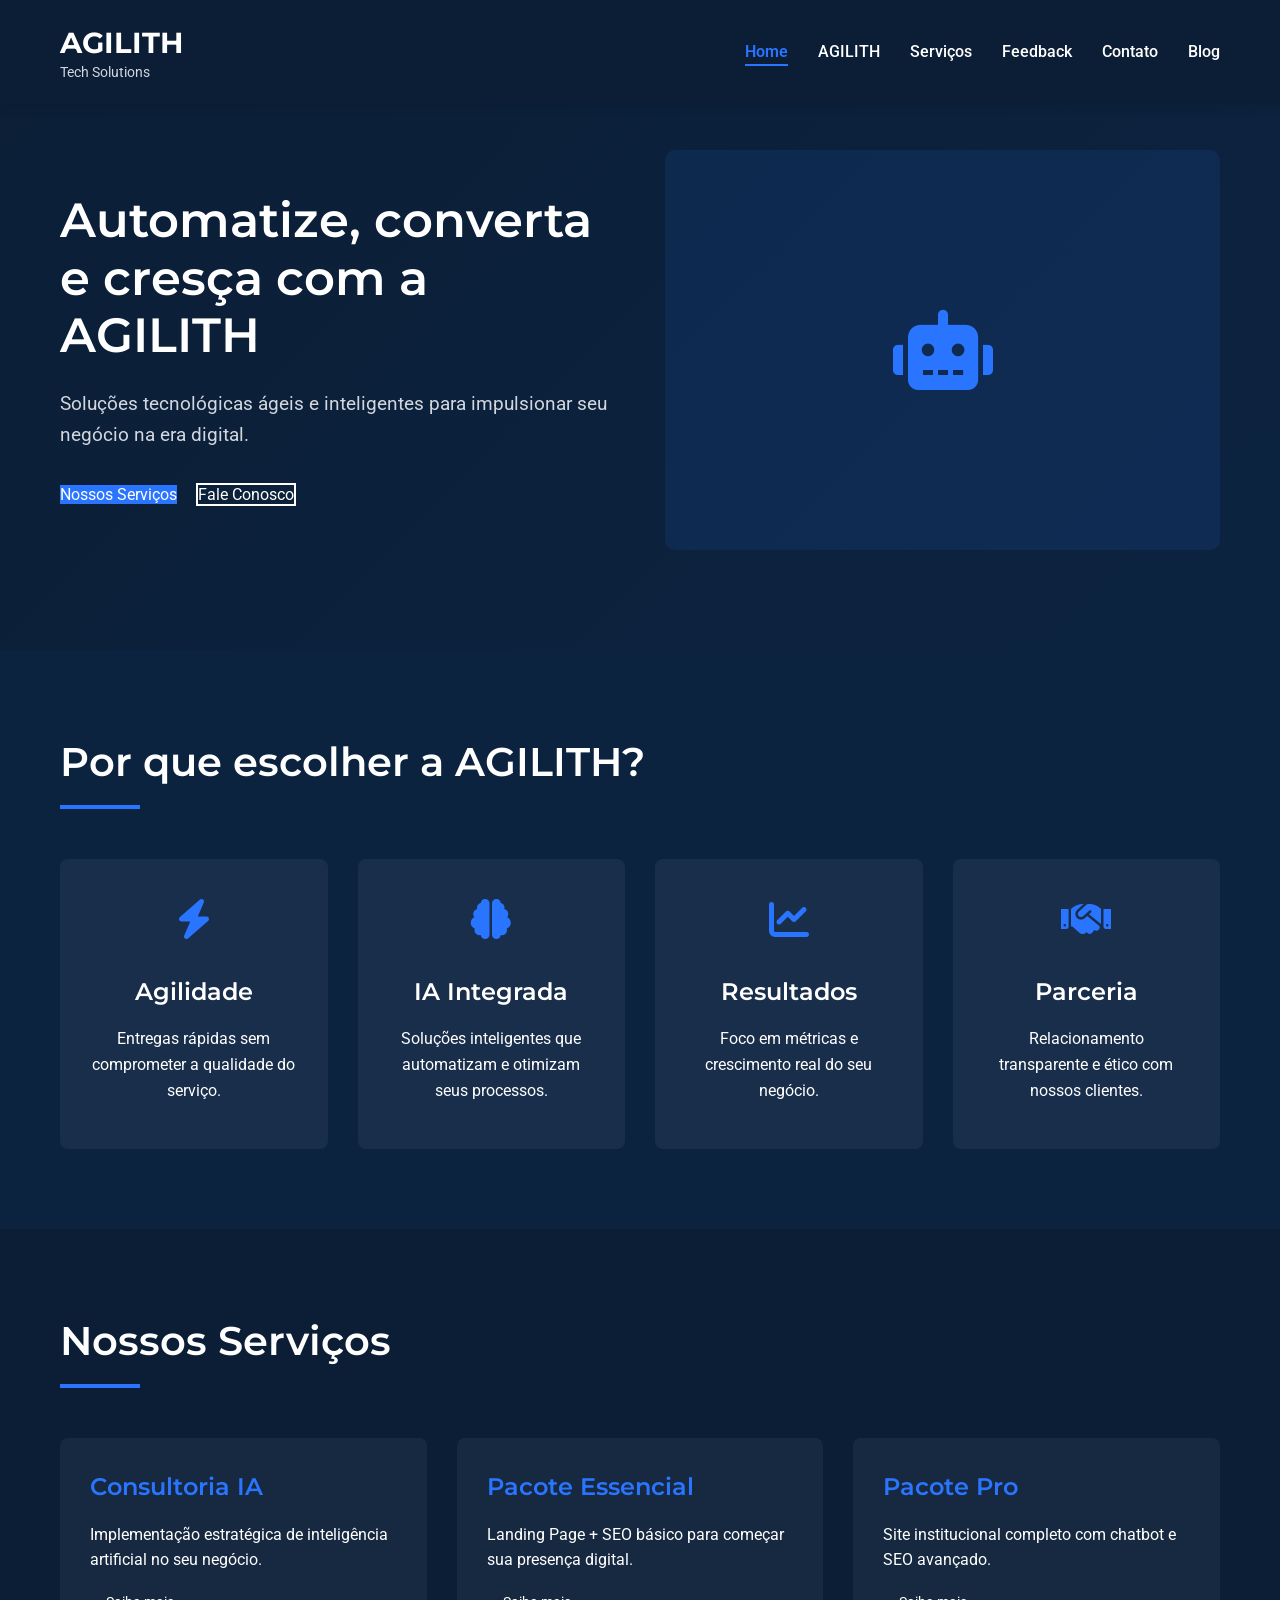
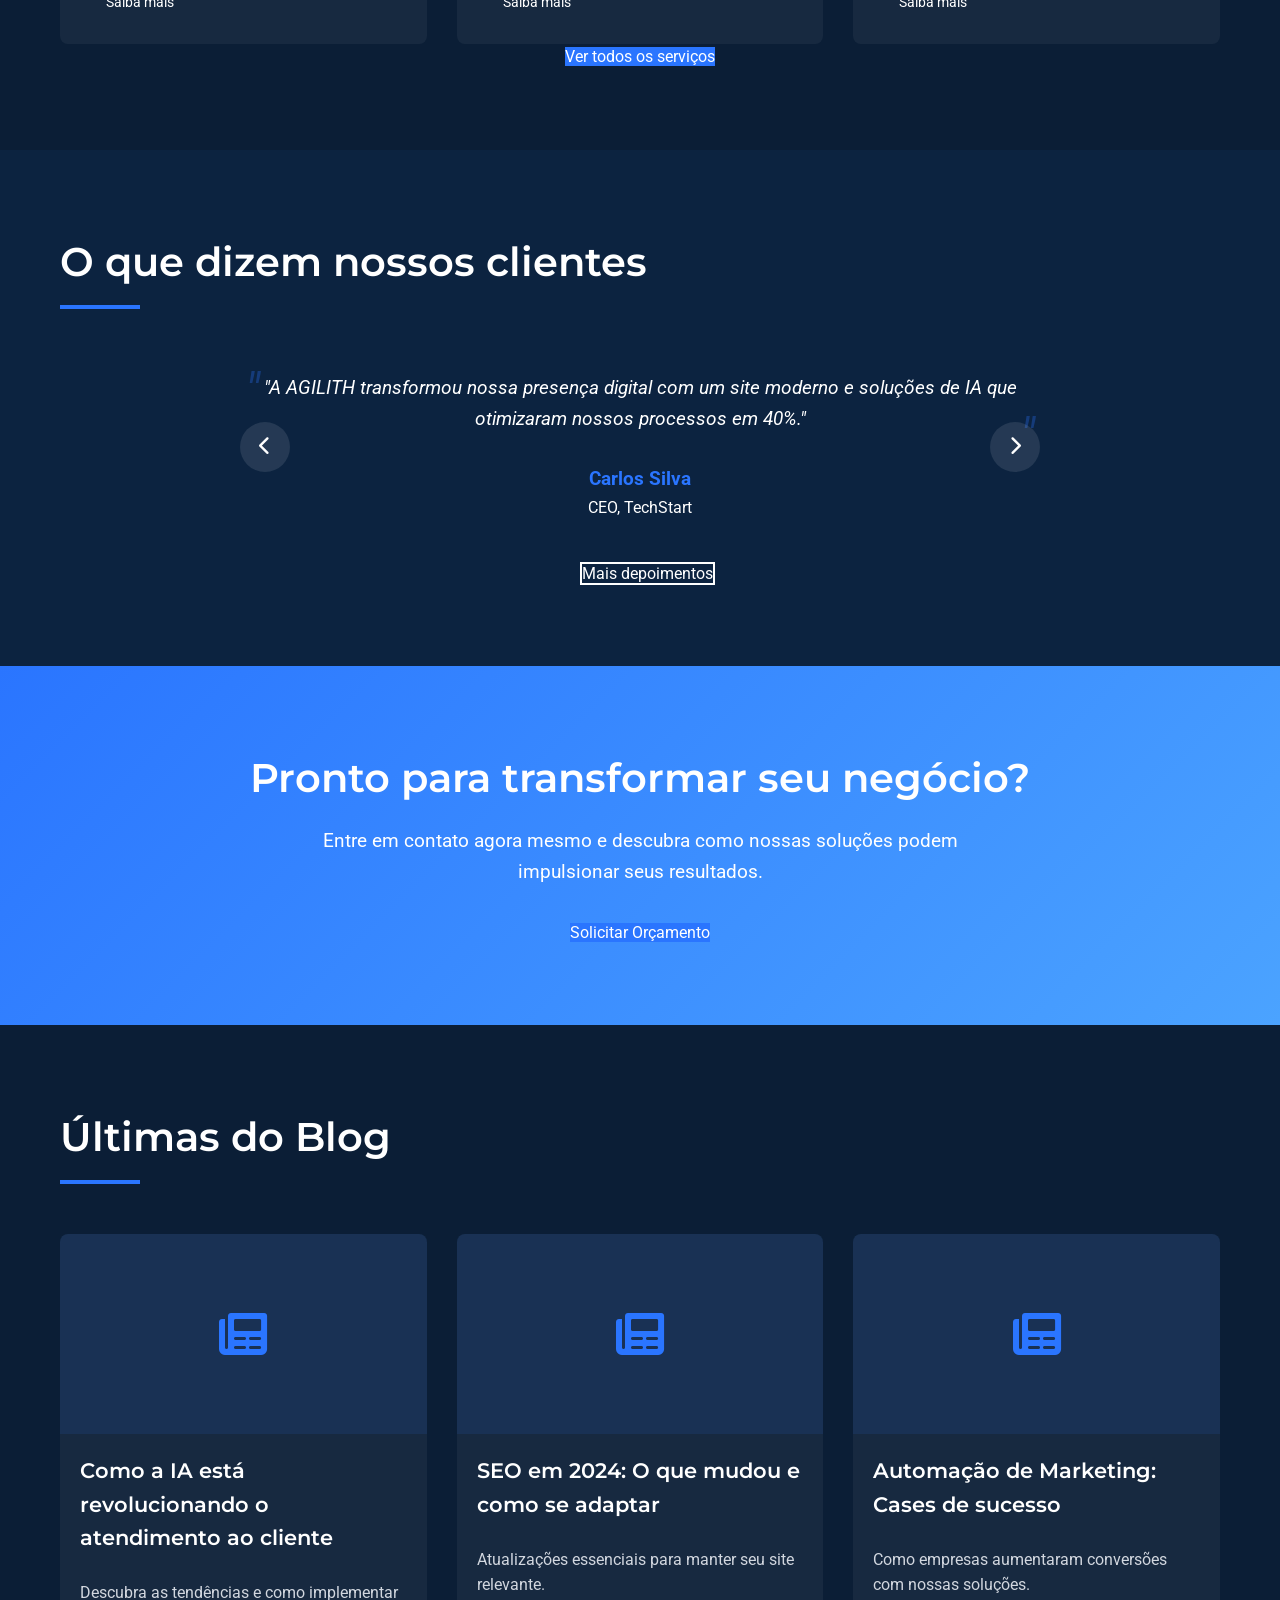
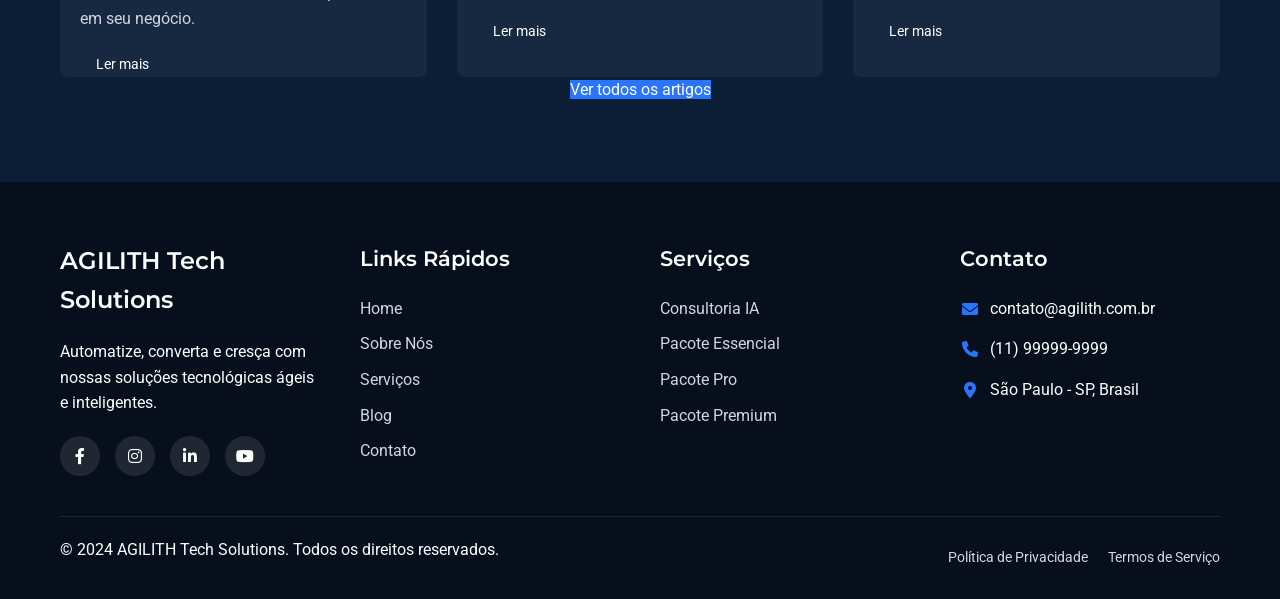
<file: AGILITH/agilith-website/index.html>
<!DOCTYPE html>
<html lang="pt-BR">
<head>
    <meta charset="UTF-8">
    <meta name="viewport" content="width=device-width, initial-scale=1.0">
    <title>AGILITH: Tech Solutions - Automatize, converta e cresça</title>
    <link rel="stylesheet" href="css/style.css">
    <link rel="preconnect" href="https://fonts.googleapis.com">
    <link rel="preconnect" href="https://fonts.gstatic.com" crossorigin>
    <link href="https://fonts.googleapis.com/css2?family=Montserrat:wght@300;400;500;600;700&family=Roboto:wght@300;400;500;700&display=swap" rel="stylesheet">
    <link rel="stylesheet" href="https://cdnjs.cloudflare.com/ajax/libs/font-awesome/6.0.0-beta3/css/all.min.css">
</head>
<body>
    <header class="header">
        <div class="container">
            <div class="logo">
                <!-- Space for logo -->
                <h1>AGILITH</h1>
                <span>Tech Solutions</span>
            </div>
            <nav class="nav">
                <ul>
                    <li><a href="index.html" class="active">Home</a></li>
                    <li><a href="about.html">AGILITH</a></li>
                    <li><a href="services.html">Serviços</a></li>
                    <li><a href="feedback.html">Feedback</a></li>
                    <li><a href="contact.html">Contato</a></li>
                    <li><a href="blog.html">Blog</a></li>
                </ul>
            </nav>
            <div class="mobile-menu">
                <i class="fas fa-bars"></i>
            </div>
        </div>
    </header>

    <section class="hero">
        <div class="container">
            <div class="hero-content">
                <h1>Automatize, converta e cresça com a AGILITH</h1>
                <p>Soluções tecnológicas ágeis e inteligentes para impulsionar seu negócio na era digital.</p>
                <a href="services.html" class="btn-primary">Nossos Serviços</a>
                <a href="contact.html" class="btn-secondary">Fale Conosco</a>
            </div>
            <div class="hero-image">
                <!-- Space for hero image -->
                <div class="placeholder-image">
                    <i class="fas fa-robot"></i>
                </div>
            </div>
        </div>
    </section>

    <section class="features">
        <div class="container">
            <h2 class="section-title">Por que escolher a AGILITH?</h2>
            <div class="features-grid">
                <div class="feature-card">
                    <div class="feature-icon">
                        <i class="fas fa-bolt"></i>
                    </div>
                    <h3>Agilidade</h3>
                    <p>Entregas rápidas sem comprometer a qualidade do serviço.</p>
                </div>
                <div class="feature-card">
                    <div class="feature-icon">
                        <i class="fas fa-brain"></i>
                    </div>
                    <h3>IA Integrada</h3>
                    <p>Soluções inteligentes que automatizam e otimizam seus processos.</p>
                </div>
                <div class="feature-card">
                    <div class="feature-icon">
                        <i class="fas fa-chart-line"></i>
                    </div>
                    <h3>Resultados</h3>
                    <p>Foco em métricas e crescimento real do seu negócio.</p>
                </div>
                <div class="feature-card">
                    <div class="feature-icon">
                        <i class="fas fa-handshake"></i>
                    </div>
                    <h3>Parceria</h3>
                    <p>Relacionamento transparente e ético com nossos clientes.</p>
                </div>
            </div>
        </div>
    </section>

    <section class="services-preview">
        <div class="container">
            <h2 class="section-title">Nossos Serviços</h2>
            <div class="services-grid">
                <div class="service-card">
                    <h3>Consultoria IA</h3>
                    <p>Implementação estratégica de inteligência artificial no seu negócio.</p>
                    <a href="services.html#consultoria" class="btn-small">Saiba mais</a>
                </div>
                <div class="service-card">
                    <h3>Pacote Essencial</h3>
                    <p>Landing Page + SEO básico para começar sua presença digital.</p>
                    <a href="services.html#essencial" class="btn-small">Saiba mais</a>
                </div>
                <div class="service-card">
                    <h3>Pacote Pro</h3>
                    <p>Site institucional completo com chatbot e SEO avançado.</p>
                    <a href="services.html#pro" class="btn-small">Saiba mais</a>
                </div>
            </div>
            <div class="text-center">
                <a href="services.html" class="btn-primary">Ver todos os serviços</a>
            </div>
        </div>
    </section>

    <section class="testimonials">
        <div class="container">
            <h2 class="section-title">O que dizem nossos clientes</h2>
            <div class="testimonial-slider">
                <div class="testimonial active">
                    <p>"A AGILITH transformou nossa presença digital com um site moderno e soluções de IA que otimizaram nossos processos em 40%."</p>
                    <div class="client-info">
                        <strong>Carlos Silva</strong>
                        <span>CEO, TechStart</span>
                    </div>
                </div>
                <div class="testimonial">
                    <p>"O chatbot implementado pela AGILITH reduziu nosso tempo de resposta ao cliente em 75%, aumentando significativamente as conversões."</p>
                    <div class="client-info">
                        <strong>Ana Paula Rocha</strong>
                        <span>Diretora de Marketing, VivaBem</span>
                    </div>
                </div>
                <div class="testimonial">
                    <p>"Consultoria em IA extremamente valiosa que nos ajudou a identificar oportunidades que nem sabíamos que existiam."</p>
                    <div class="client-info">
                        <strong>Roberto Almeida</strong>
                        <span>Diretor de Inovação, FinTech Solutions</span>
                    </div>
                </div>
                <div class="slider-controls">
                    <button class="slider-prev"><i class="fas fa-chevron-left"></i></button>
                    <button class="slider-next"><i class="fas fa-chevron-right"></i></button>
                </div>
            </div>
            <div class="text-center">
                <a href="feedback.html" class="btn-secondary">Mais depoimentos</a>
            </div>
        </div>
    </section>

    <section class="cta">
        <div class="container">
            <h2>Pronto para transformar seu negócio?</h2>
            <p>Entre em contato agora mesmo e descubra como nossas soluções podem impulsionar seus resultados.</p>
            <a href="contact.html" class="btn-primary">Solicitar Orçamento</a>
        </div>
    </section>

    <section class="blog-preview">
        <div class="container">
            <h2 class="section-title">Últimas do Blog</h2>
            <div class="blog-grid">
                <div class="blog-card">
                    <div class="blog-image">
                        <!-- Space for blog image -->
                        <i class="fas fa-newspaper"></i>
                    </div>
                    <h3>Como a IA está revolucionando o atendimento ao cliente</h3>
                    <p>Descubra as tendências e como implementar em seu negócio.</p>
                    <a href="blog.html#post1" class="btn-small">Ler mais</a>
                </div>
                <div class="blog-card">
                    <div class="blog-image">
                        <!-- Space for blog image -->
                        <i class="fas fa-newspaper"></i>
                    </div>
                    <h3>SEO em 2024: O que mudou e como se adaptar</h3>
                    <p>Atualizações essenciais para manter seu site relevante.</p>
                    <a href="blog.html#post2" class="btn-small">Ler mais</a>
                </div>
                <div class="blog-card">
                    <div class="blog-image">
                        <!-- Space for blog image -->
                        <i class="fas fa-newspaper"></i>
                    </div>
                    <h3>Automação de Marketing: Cases de sucesso</h3>
                    <p>Como empresas aumentaram conversões com nossas soluções.</p>
                    <a href="blog.html#post3" class="btn-small">Ler mais</a>
                </div>
            </div>
            <div class="text-center">
                <a href="blog.html" class="btn-primary">Ver todos os artigos</a>
            </div>
        </div>
    </section>

    <footer class="footer">
        <div class="container">
            <div class="footer-grid">
                <div class="footer-about">
                    <h3>AGILITH Tech Solutions</h3>
                    <p>Automatize, converta e cresça com nossas soluções tecnológicas ágeis e inteligentes.</p>
                    <div class="social-links">
                        <a href="#"><i class="fab fa-facebook-f"></i></a>
                        <a href="#"><i class="fab fa-instagram"></i></a>
                        <a href="#"><i class="fab fa-linkedin-in"></i></a>
                        <a href="#"><i class="fab fa-youtube"></i></a>
                    </div>
                </div>
                <div class="footer-links">
                    <h3>Links Rápidos</h3>
                    <ul>
                        <li><a href="index.html">Home</a></li>
                        <li><a href="about.html">Sobre Nós</a></li>
                        <li><a href="services.html">Serviços</a></li>
                        <li><a href="blog.html">Blog</a></li>
                        <li><a href="contact.html">Contato</a></li>
                    </ul>
                </div>
                <div class="footer-services">
                    <h3>Serviços</h3>
                    <ul>
                        <li><a href="services.html#consultoria">Consultoria IA</a></li>
                        <li><a href="services.html#essencial">Pacote Essencial</a></li>
                        <li><a href="services.html#pro">Pacote Pro</a></li>
                        <li><a href="services.html#premium">Pacote Premium</a></li>
                    </ul>
                </div>
                <div class="footer-contact">
                    <h3>Contato</h3>
                    <p><i class="fas fa-envelope"></i> contato@agilith.com.br</p>
                    <p><i class="fas fa-phone"></i> (11) 99999-9999</p>
                    <p><i class="fas fa-map-marker-alt"></i> São Paulo - SP, Brasil</p>
                </div>
            </div>
            <div class="footer-bottom">
                <p>&copy; 2024 AGILITH Tech Solutions. Todos os direitos reservados.</p>
                <div class="legal-links">
                    <a href="#">Política de Privacidade</a>
                    <a href="#">Termos de Serviço</a>
                </div>
            </div>
        </div>
    </footer>

    <script src="js/script.js"></script>
</body>
</html>
</file>
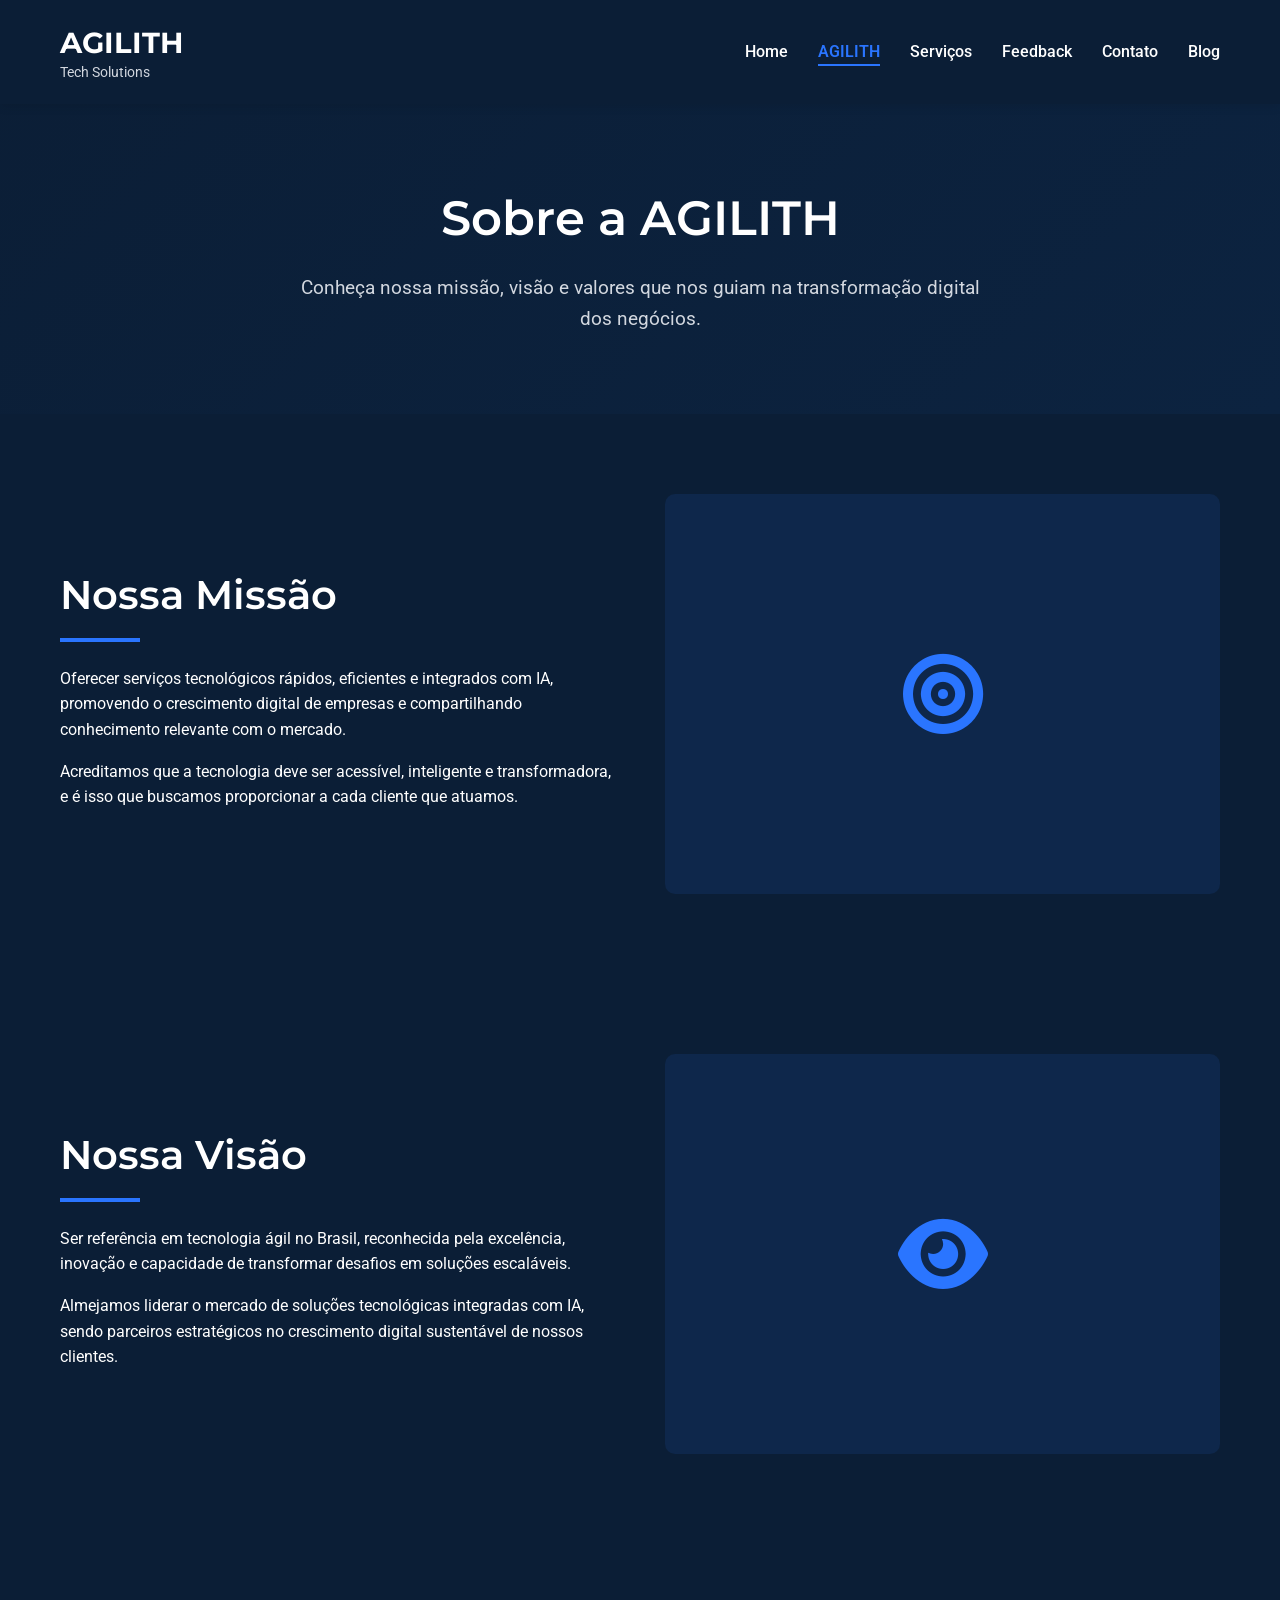
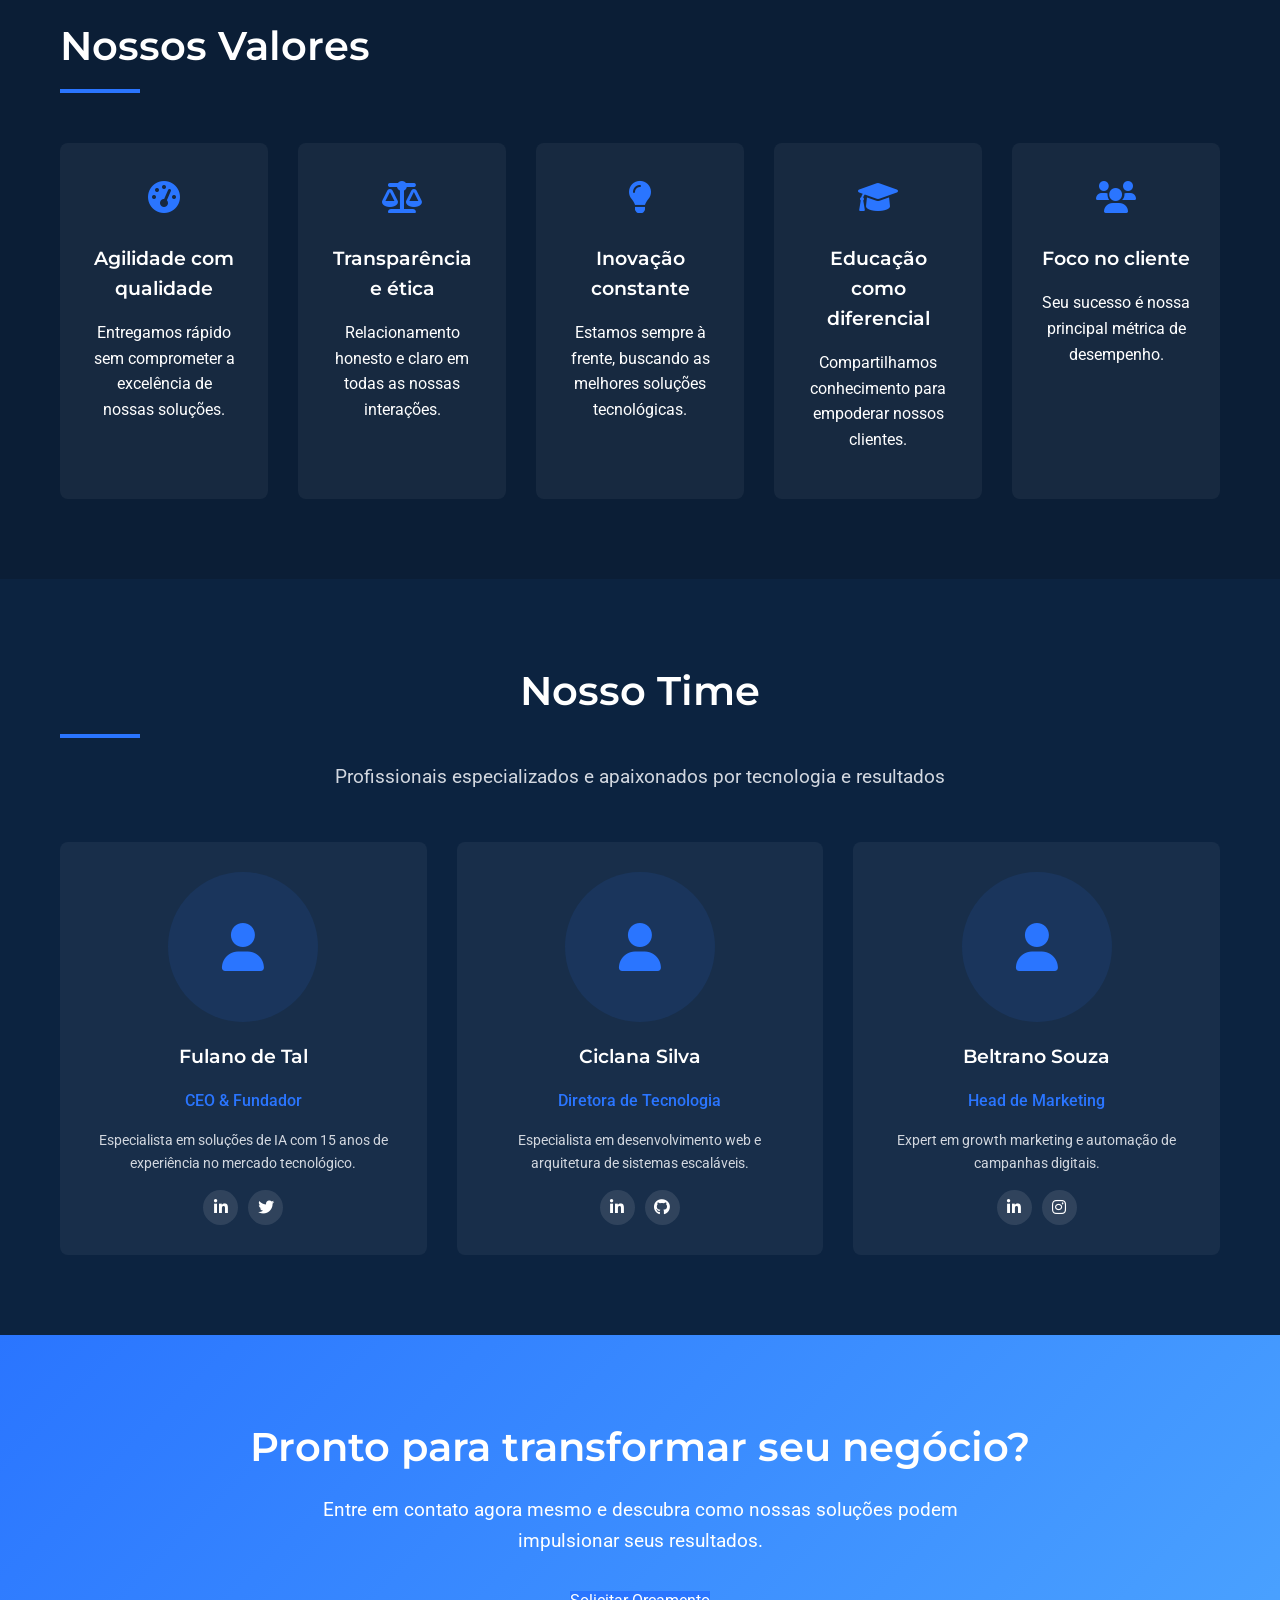
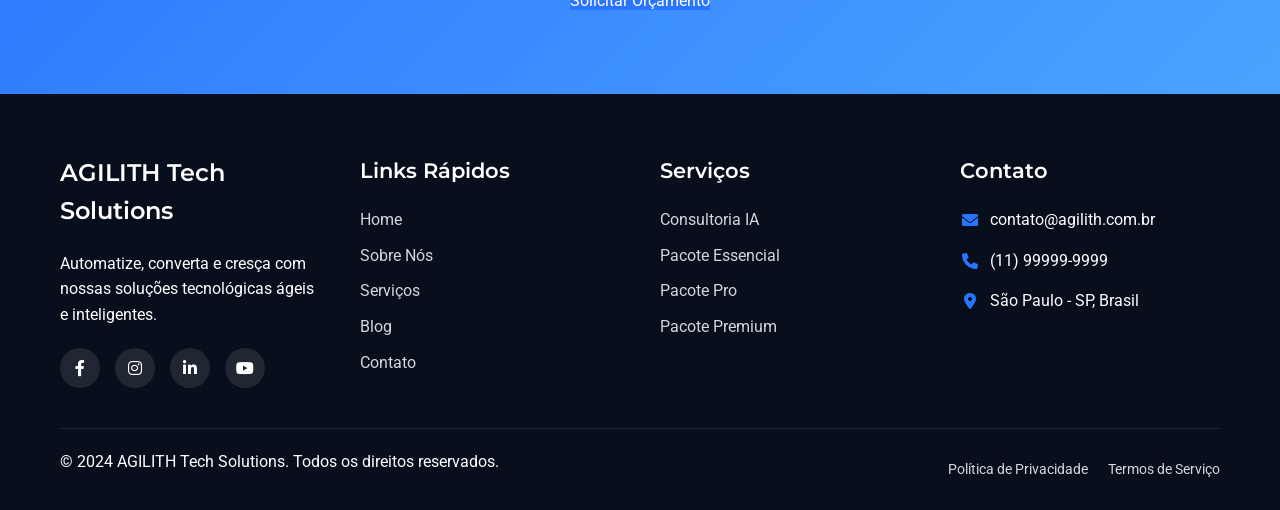
<file: AGILITH/agilith-website/about.html>
<!DOCTYPE html>
<html lang="pt-BR">
<head>
    <meta charset="UTF-8">
    <meta name="viewport" content="width=device-width, initial-scale=1.0">
    <title>Sobre a AGILITH: Tech Solutions</title>
    <link rel="stylesheet" href="css/style.css">
    <link rel="preconnect" href="https://fonts.googleapis.com">
    <link rel="preconnect" href="https://fonts.gstatic.com" crossorigin>
    <link href="https://fonts.googleapis.com/css2?family=Montserrat:wght@300;400;500;600;700&family=Roboto:wght@300;400;500;700&display=swap" rel="stylesheet">
    <link rel="stylesheet" href="https://cdnjs.cloudflare.com/ajax/libs/font-awesome/6.0.0-beta3/css/all.min.css">
</head>
<body>
    <header class="header">
        <div class="container">
            <div class="logo">
                <!-- Space for logo -->
                <h1>AGILITH</h1>
                <span>Tech Solutions</span>
            </div>
            <nav class="nav">
                <ul>
                    <li><a href="index.html">Home</a></li>
                    <li><a href="about.html" class="active">AGILITH</a></li>
                    <li><a href="services.html">Serviços</a></li>
                    <li><a href="feedback.html">Feedback</a></li>
                    <li><a href="contact.html">Contato</a></li>
                    <li><a href="blog.html">Blog</a></li>
                </ul>
            </nav>
            <div class="mobile-menu">
                <i class="fas fa-bars"></i>
            </div>
        </div>
    </header>

    <section class="page-hero">
        <div class="container">
            <h1>Sobre a AGILITH</h1>
            <p>Conheça nossa missão, visão e valores que nos guiam na transformação digital dos negócios.</p>
        </div>
    </section>

    <section class="about-mission">
        <div class="container">
            <div class="mission-content">
                <h2 class="section-title">Nossa Missão</h2>
                <p>Oferecer serviços tecnológicos rápidos, eficientes e integrados com IA, promovendo o crescimento digital de empresas e compartilhando conhecimento relevante com o mercado.</p>
                <p>Acreditamos que a tecnologia deve ser acessível, inteligente e transformadora, e é isso que buscamos proporcionar a cada cliente que atuamos.</p>
            </div>
            <div class="mission-image">
                <!-- Space for mission image -->
                <div class="placeholder-image">
                    <i class="fas fa-bullseye"></i>
                </div>
            </div>
        </div>
    </section>

    <section class="about-vision">
        <div class="container">
            <div class="vision-image">
                <!-- Space for vision image -->
                <div class="placeholder-image">
                    <i class="fas fa-eye"></i>
                </div>
            </div>
            <div class="vision-content">
                <h2 class="section-title">Nossa Visão</h2>
                <p>Ser referência em tecnologia ágil no Brasil, reconhecida pela excelência, inovação e capacidade de transformar desafios em soluções escaláveis.</p>
                <p>Almejamos liderar o mercado de soluções tecnológicas integradas com IA, sendo parceiros estratégicos no crescimento digital sustentável de nossos clientes.</p>
            </div>
        </div>
    </section>

    <section class="about-values">
        <div class="container">
            <h2 class="section-title">Nossos Valores</h2>
            <div class="values-grid">
                <div class="value-card">
                    <div class="value-icon">
                        <i class="fas fa-tachometer-alt"></i>
                    </div>
                    <h3>Agilidade com qualidade</h3>
                    <p>Entregamos rápido sem comprometer a excelência de nossas soluções.</p>
                </div>
                <div class="value-card">
                    <div class="value-icon">
                        <i class="fas fa-balance-scale"></i>
                    </div>
                    <h3>Transparência e ética</h3>
                    <p>Relacionamento honesto e claro em todas as nossas interações.</p>
                </div>
                <div class="value-card">
                    <div class="value-icon">
                        <i class="fas fa-lightbulb"></i>
                    </div>
                    <h3>Inovação constante</h3>
                    <p>Estamos sempre à frente, buscando as melhores soluções tecnológicas.</p>
                </div>
                <div class="value-card">
                    <div class="value-icon">
                        <i class="fas fa-graduation-cap"></i>
                    </div>
                    <h3>Educação como diferencial</h3>
                    <p>Compartilhamos conhecimento para empoderar nossos clientes.</p>
                </div>
                <div class="value-card">
                    <div class="value-icon">
                        <i class="fas fa-users"></i>
                    </div>
                    <h3>Foco no cliente</h3>
                    <p>Seu sucesso é nossa principal métrica de desempenho.</p>
                </div>
            </div>
        </div>
    </section>

    <section class="about-team">
        <div class="container">
            <h2 class="section-title">Nosso Time</h2>
            <p class="section-subtitle">Profissionais especializados e apaixonados por tecnologia e resultados</p>
            <div class="team-grid">
                <div class="team-member">
                    <div class="member-photo">
                        <!-- Space for team member photo -->
                        <i class="fas fa-user"></i>
                    </div>
                    <h3>Fulano de Tal</h3>
                    <p class="position">CEO & Fundador</p>
                    <p class="bio">Especialista em soluções de IA com 15 anos de experiência no mercado tecnológico.</p>
                    <div class="member-social">
                        <a href="#"><i class="fab fa-linkedin-in"></i></a>
                        <a href="#"><i class="fab fa-twitter"></i></a>
                    </div>
                </div>
                <div class="team-member">
                    <div class="member-photo">
                        <!-- Space for team member photo -->
                        <i class="fas fa-user"></i>
                    </div>
                    <h3>Ciclana Silva</h3>
                    <p class="position">Diretora de Tecnologia</p>
                    <p class="bio">Especialista em desenvolvimento web e arquitetura de sistemas escaláveis.</p>
                    <div class="member-social">
                        <a href="#"><i class="fab fa-linkedin-in"></i></a>
                        <a href="#"><i class="fab fa-github"></i></a>
                    </div>
                </div>
                <div class="team-member">
                    <div class="member-photo">
                        <!-- Space for team member photo -->
                        <i class="fas fa-user"></i>
                    </div>
                    <h3>Beltrano Souza</h3>
                    <p class="position">Head de Marketing</p>
                    <p class="bio">Expert em growth marketing e automação de campanhas digitais.</p>
                    <div class="member-social">
                        <a href="#"><i class="fab fa-linkedin-in"></i></a>
                        <a href="#"><i class="fab fa-instagram"></i></a>
                    </div>
                </div>
            </div>
        </div>
    </section>

    <section class="cta">
        <div class="container">
            <h2>Pronto para transformar seu negócio?</h2>
            <p>Entre em contato agora mesmo e descubra como nossas soluções podem impulsionar seus resultados.</p>
            <a href="contact.html" class="btn-primary">Solicitar Orçamento</a>
        </div>
    </section>

    <footer class="footer">
        <div class="container">
            <div class="footer-grid">
                <div class="footer-about">
                    <h3>AGILITH Tech Solutions</h3>
                    <p>Automatize, converta e cresça com nossas soluções tecnológicas ágeis e inteligentes.</p>
                    <div class="social-links">
                        <a href="#"><i class="fab fa-facebook-f"></i></a>
                        <a href="#"><i class="fab fa-instagram"></i></a>
                        <a href="#"><i class="fab fa-linkedin-in"></i></a>
                        <a href="#"><i class="fab fa-youtube"></i></a>
                    </div>
                </div>
                <div class="footer-links">
                    <h3>Links Rápidos</h3>
                    <ul>
                        <li><a href="index.html">Home</a></li>
                        <li><a href="about.html">Sobre Nós</a></li>
                        <li><a href="services.html">Serviços</a></li>
                        <li><a href="blog.html">Blog</a></li>
                        <li><a href="contact.html">Contato</a></li>
                    </ul>
                </div>
                <div class="footer-services">
                    <h3>Serviços</h3>
                    <ul>
                        <li><a href="services.html#consultoria">Consultoria IA</a></li>
                        <li><a href="services.html#essencial">Pacote Essencial</a></li>
                        <li><a href="services.html#pro">Pacote Pro</a></li>
                        <li><a href="services.html#premium">Pacote Premium</a></li>
                    </ul>
                </div>
                <div class="footer-contact">
                    <h3>Contato</h3>
                    <p><i class="fas fa-envelope"></i> contato@agilith.com.br</p>
                    <p><i class="fas fa-phone"></i> (11) 99999-9999</p>
                    <p><i class="fas fa-map-marker-alt"></i> São Paulo - SP, Brasil</p>
                </div>
            </div>
            <div class="footer-bottom">
                <p>&copy; 2024 AGILITH Tech Solutions. Todos os direitos reservados.</p>
                <div class="legal-links">
                    <a href="#">Política de Privacidade</a>
                    <a href="#">Termos de Serviço</a>
                </div>
            </div>
        </div>
    </footer>

    <script src="js/script.js"></script>
</body>
</html>
</file>
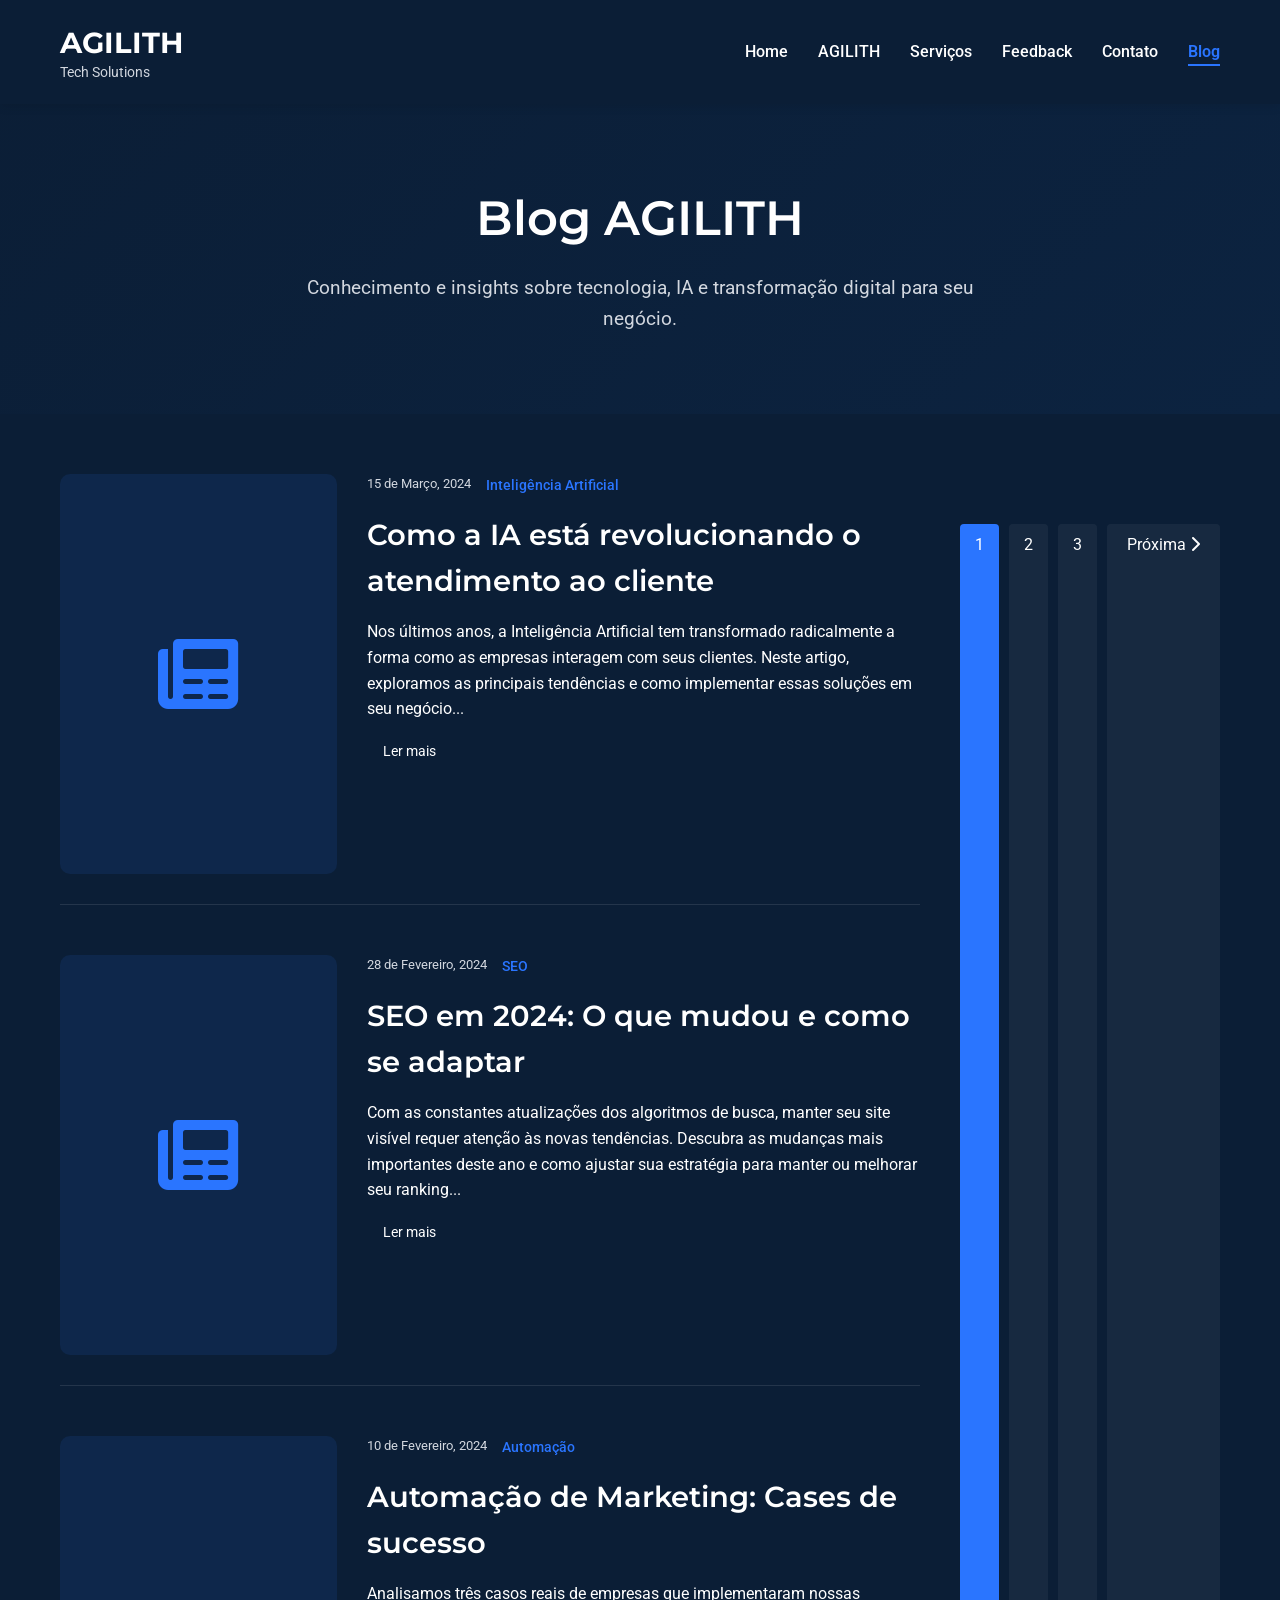
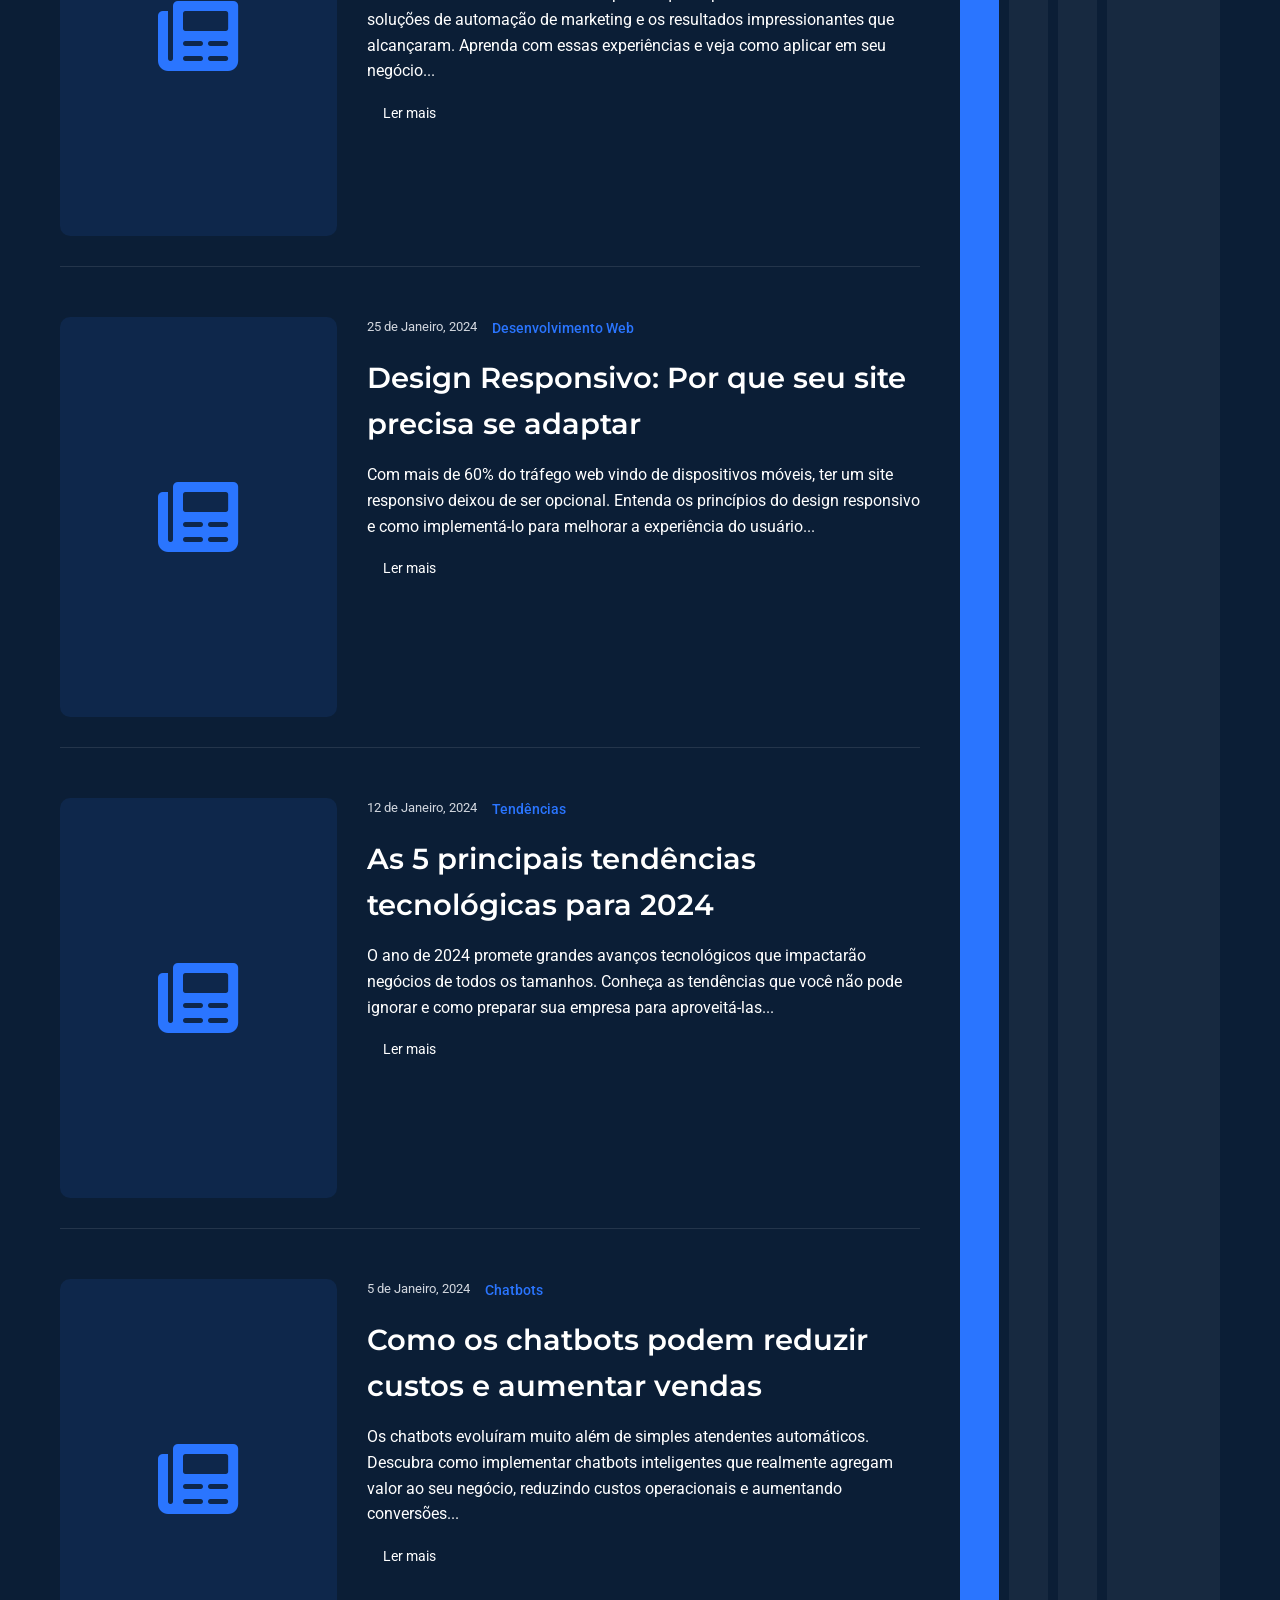
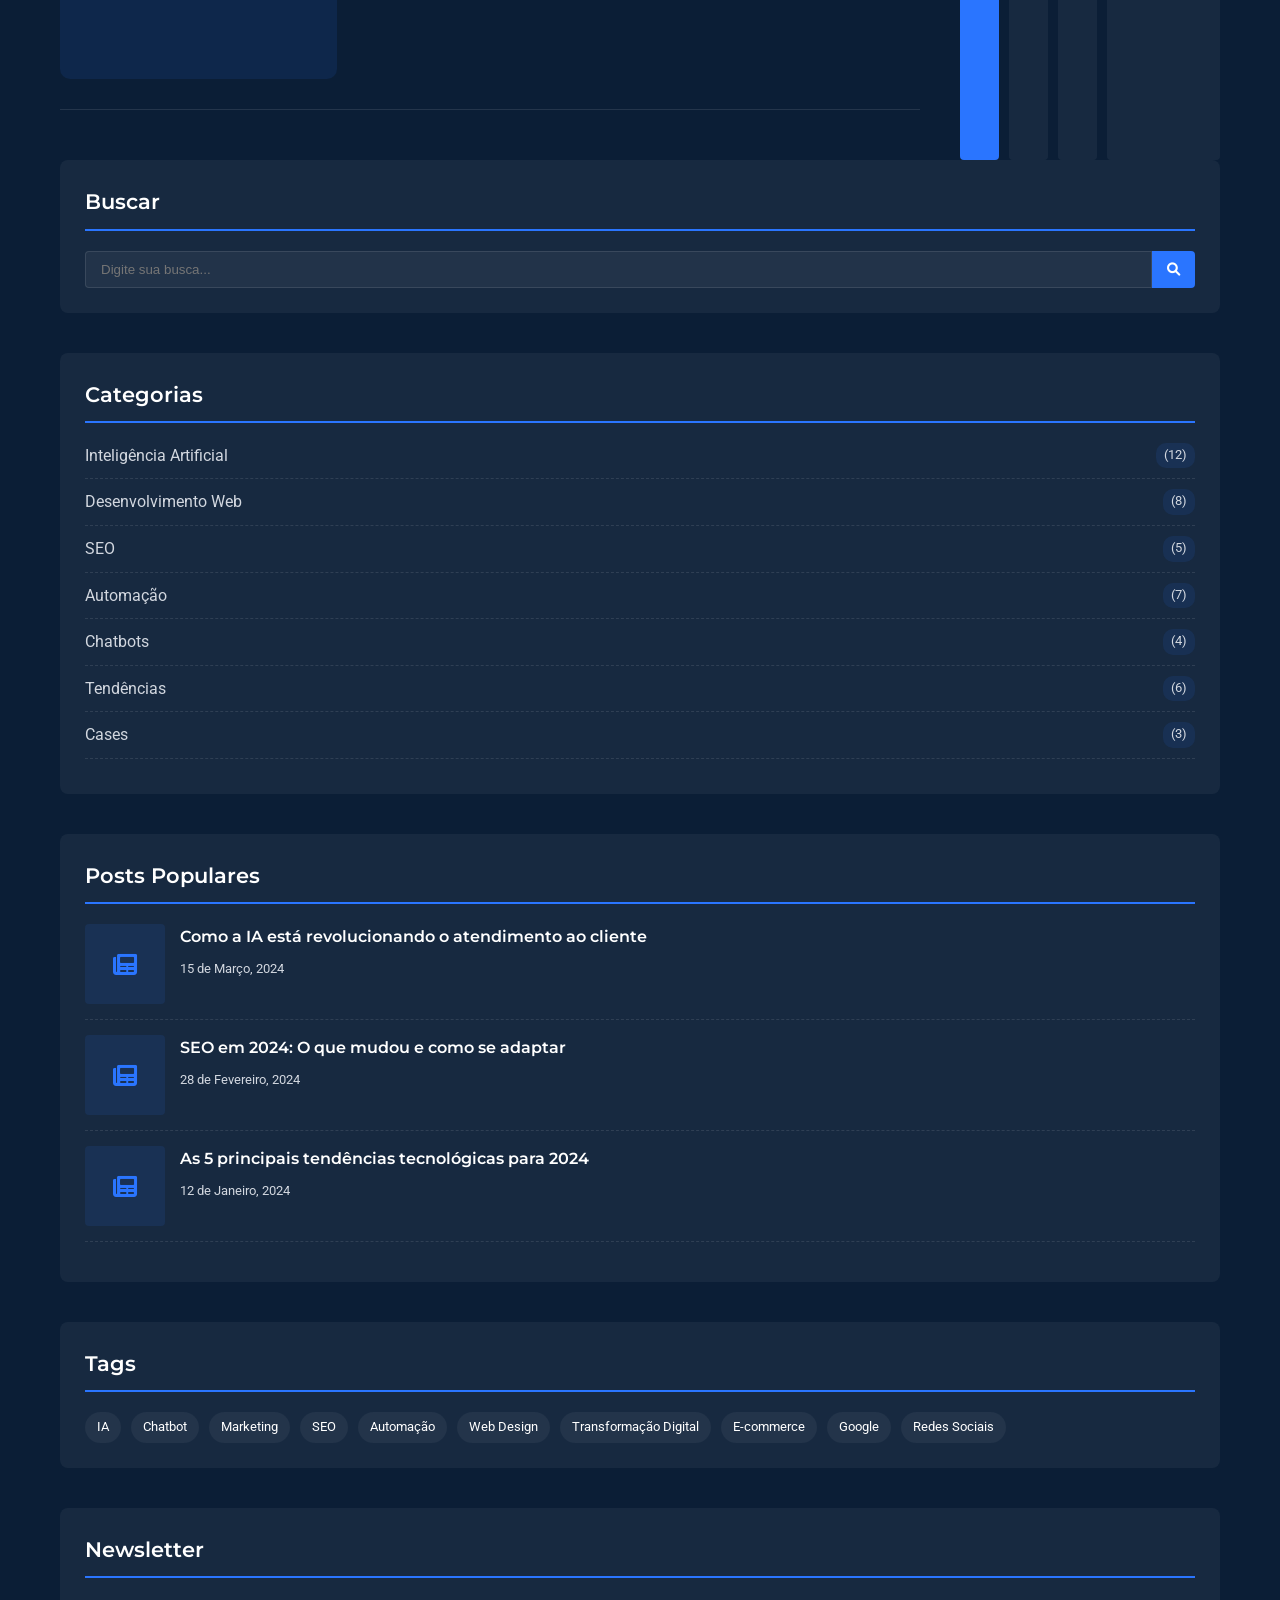
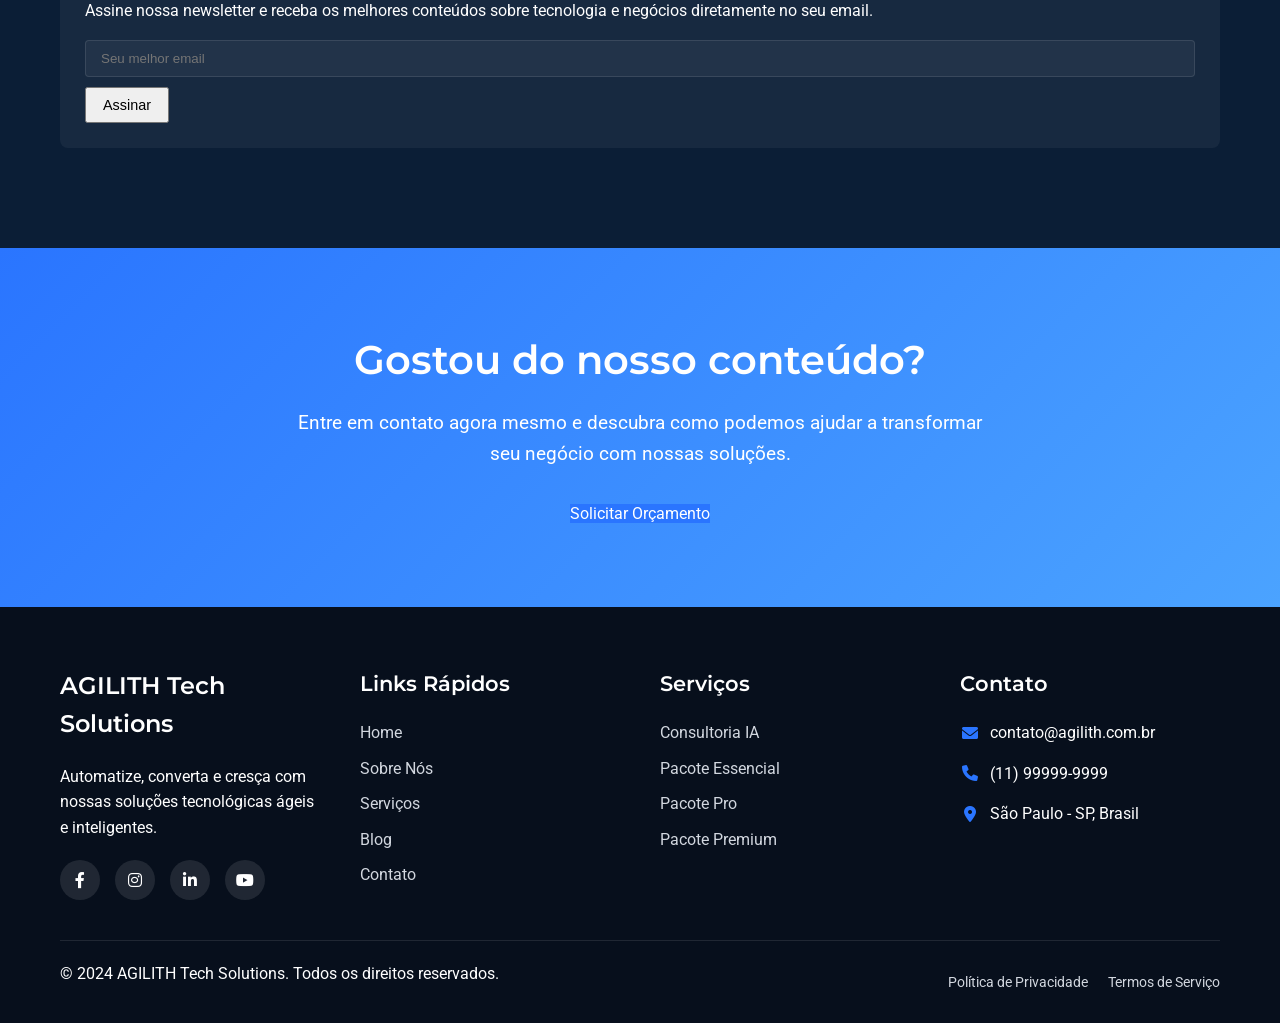
<file: AGILITH/agilith-website/blog.html>
<!DOCTYPE html>
<html lang="pt-BR">
<head>
    <meta charset="UTF-8">
    <meta name="viewport" content="width=device-width, initial-scale=1.0">
    <title>Blog - AGILITH: Tech Solutions</title>
    <link rel="stylesheet" href="css/style.css">
    <link rel="preconnect" href="https://fonts.googleapis.com">
    <link rel="preconnect" href="https://fonts.gstatic.com" crossorigin>
    <link href="https://fonts.googleapis.com/css2?family=Montserrat:wght@300;400;500;600;700&family=Roboto:wght@300;400;500;700&display=swap" rel="stylesheet">
    <link rel="stylesheet" href="https://cdnjs.cloudflare.com/ajax/libs/font-awesome/6.0.0-beta3/css/all.min.css">
</head>
<body>
    <header class="header">
        <div class="container">
            <div class="logo">
                <!-- Space for logo -->
                <h1>AGILITH</h1>
                <span>Tech Solutions</span>
            </div>
            <nav class="nav">
                <ul>
                    <li><a href="index.html">Home</a></li>
                    <li><a href="about.html">AGILITH</a></li>
                    <li><a href="services.html">Serviços</a></li>
                    <li><a href="feedback.html">Feedback</a></li>
                    <li><a href="contact.html">Contato</a></li>
                    <li><a href="blog.html" class="active">Blog</a></li>
                </ul>
            </nav>
            <div class="mobile-menu">
                <i class="fas fa-bars"></i>
            </div>
        </div>
    </header>

    <section class="page-hero">
        <div class="container">
            <h1>Blog AGILITH</h1>
            <p>Conhecimento e insights sobre tecnologia, IA e transformação digital para seu negócio.</p>
        </div>
    </section>

    <section class="blog-main">
        <div class="container">
            <div class="blog-content">
                <div class="blog-posts">
                    <article class="blog-post" id="post1">
                        <div class="post-image">
                            <!-- Space for post image -->
                            <div class="placeholder-image">
                                <i class="fas fa-newspaper"></i>
                            </div>
                        </div>
                        <div class="post-content">
                            <div class="post-meta">
                                <span class="post-date">15 de Março, 2024</span>
                                <span class="post-category">Inteligência Artificial</span>
                            </div>
                            <h2>Como a IA está revolucionando o atendimento ao cliente</h2>
                            <p>Nos últimos anos, a Inteligência Artificial tem transformado radicalmente a forma como as empresas interagem com seus clientes. Neste artigo, exploramos as principais tendências e como implementar essas soluções em seu negócio...</p>
                            <a href="blog-single.html" class="btn-small">Ler mais</a>
                        </div>
                    </article>

                    <article class="blog-post" id="post2">
                        <div class="post-image">
                            <!-- Space for post image -->
                            <div class="placeholder-image">
                                <i class="fas fa-newspaper"></i>
                            </div>
                        </div>
                        <div class="post-content">
                            <div class="post-meta">
                                <span class="post-date">28 de Fevereiro, 2024</span>
                                <span class="post-category">SEO</span>
                            </div>
                            <h2>SEO em 2024: O que mudou e como se adaptar</h2>
                            <p>Com as constantes atualizações dos algoritmos de busca, manter seu site visível requer atenção às novas tendências. Descubra as mudanças mais importantes deste ano e como ajustar sua estratégia para manter ou melhorar seu ranking...</p>
                            <a href="blog-single.html" class="btn-small">Ler mais</a>
                        </div>
                    </article>

                    <article class="blog-post" id="post3">
                        <div class="post-image">
                            <!-- Space for post image -->
                            <div class="placeholder-image">
                                <i class="fas fa-newspaper"></i>
                            </div>
                        </div>
                        <div class="post-content">
                            <div class="post-meta">
                                <span class="post-date">10 de Fevereiro, 2024</span>
                                <span class="post-category">Automação</span>
                            </div>
                            <h2>Automação de Marketing: Cases de sucesso</h2>
                            <p>Analisamos três casos reais de empresas que implementaram nossas soluções de automação de marketing e os resultados impressionantes que alcançaram. Aprenda com essas experiências e veja como aplicar em seu negócio...</p>
                            <a href="blog-single.html" class="btn-small">Ler mais</a>
                        </div>
                    </article>

                    <article class="blog-post">
                        <div class="post-image">
                            <!-- Space for post image -->
                            <div class="placeholder-image">
                                <i class="fas fa-newspaper"></i>
                            </div>
                        </div>
                        <div class="post-content">
                            <div class="post-meta">
                                <span class="post-date">25 de Janeiro, 2024</span>
                                <span class="post-category">Desenvolvimento Web</span>
                            </div>
                            <h2>Design Responsivo: Por que seu site precisa se adaptar</h2>
                            <p>Com mais de 60% do tráfego web vindo de dispositivos móveis, ter um site responsivo deixou de ser opcional. Entenda os princípios do design responsivo e como implementá-lo para melhorar a experiência do usuário...</p>
                            <a href="blog-single.html" class="btn-small">Ler mais</a>
                        </div>
                    </article>

                    <article class="blog-post">
                        <div class="post-image">
                            <!-- Space for post image -->
                            <div class="placeholder-image">
                                <i class="fas fa-newspaper"></i>
                            </div>
                        </div>
                        <div class="post-content">
                            <div class="post-meta">
                                <span class="post-date">12 de Janeiro, 2024</span>
                                <span class="post-category">Tendências</span>
                            </div>
                            <h2>As 5 principais tendências tecnológicas para 2024</h2>
                            <p>O ano de 2024 promete grandes avanços tecnológicos que impactarão negócios de todos os tamanhos. Conheça as tendências que você não pode ignorar e como preparar sua empresa para aproveitá-las...</p>
                            <a href="blog-single.html" class="btn-small">Ler mais</a>
                        </div>
                    </article>

                    <article class="blog-post">
                        <div class="post-image">
                            <!-- Space for post image -->
                            <div class="placeholder-image">
                                <i class="fas fa-newspaper"></i>
                            </div>
                        </div>
                        <div class="post-content">
                            <div class="post-meta">
                                <span class="post-date">5 de Janeiro, 2024</span>
                                <span class="post-category">Chatbots</span>
                            </div>
                            <h2>Como os chatbots podem reduzir custos e aumentar vendas</h2>
                            <p>Os chatbots evoluíram muito além de simples atendentes automáticos. Descubra como implementar chatbots inteligentes que realmente agregam valor ao seu negócio, reduzindo custos operacionais e aumentando conversões...</p>
                            <a href="blog-single.html" class="btn-small">Ler mais</a>
                        </div>
                    </article>
                </div>

                <div class="pagination">
                    <a href="#" class="page-link active">1</a>
                    <a href="#" class="page-link">2</a>
                    <a href="#" class="page-link">3</a>
                    <a href="#" class="page-link next">Próxima <i class="fas fa-chevron-right"></i></a>
                </div>
            </div>

            <aside class="blog-sidebar">
                <div class="sidebar-widget">
                    <h3 class="widget-title">Buscar</h3>
                    <form class="search-form">
                        <input type="text" placeholder="Digite sua busca...">
                        <button type="submit"><i class="fas fa-search"></i></button>
                    </form>
                </div>

                <div class="sidebar-widget">
                    <h3 class="widget-title">Categorias</h3>
                    <ul class="category-list">
                        <li><a href="#">Inteligência Artificial <span>(12)</span></a></li>
                        <li><a href="#">Desenvolvimento Web <span>(8)</span></a></li>
                        <li><a href="#">SEO <span>(5)</span></a></li>
                        <li><a href="#">Automação <span>(7)</span></a></li>
                        <li><a href="#">Chatbots <span>(4)</span></a></li>
                        <li><a href="#">Tendências <span>(6)</span></a></li>
                        <li><a href="#">Cases <span>(3)</span></a></li>
                    </ul>
                </div>

                <div class="sidebar-widget">
                    <h3 class="widget-title">Posts Populares</h3>
                    <div class="popular-post">
                        <div class="popular-image">
                            <!-- Space for post thumbnail -->
                            <i class="fas fa-newspaper"></i>
                        </div>
                        <div class="popular-content">
                            <h4><a href="#">Como a IA está revolucionando o atendimento ao cliente</a></h4>
                            <span class="post-date">15 de Março, 2024</span>
                        </div>
                    </div>
                    <div class="popular-post">
                        <div class="popular-image">
                            <!-- Space for post thumbnail -->
                            <i class="fas fa-newspaper"></i>
                        </div>
                        <div class="popular-content">
                            <h4><a href="#">SEO em 2024: O que mudou e como se adaptar</a></h4>
                            <span class="post-date">28 de Fevereiro, 2024</span>
                        </div>
                    </div>
                    <div class="popular-post">
                        <div class="popular-image">
                            <!-- Space for post thumbnail -->
                            <i class="fas fa-newspaper"></i>
                        </div>
                        <div class="popular-content">
                            <h4><a href="#">As 5 principais tendências tecnológicas para 2024</a></h4>
                            <span class="post-date">12 de Janeiro, 2024</span>
                        </div>
                    </div>
                </div>

                <div class="sidebar-widget">
                    <h3 class="widget-title">Tags</h3>
                    <div class="tag-cloud">
                        <a href="#">IA</a>
                        <a href="#">Chatbot</a>
                        <a href="#">Marketing</a>
                        <a href="#">SEO</a>
                        <a href="#">Automação</a>
                        <a href="#">Web Design</a>
                        <a href="#">Transformação Digital</a>
                        <a href="#">E-commerce</a>
                        <a href="#">Google</a>
                        <a href="#">Redes Sociais</a>
                    </div>
                </div>

                <div class="sidebar-widget newsletter-widget">
                    <h3 class="widget-title">Newsletter</h3>
                    <p>Assine nossa newsletter e receba os melhores conteúdos sobre tecnologia e negócios diretamente no seu email.</p>
                    <form class="newsletter-form">
                        <input type="email" placeholder="Seu melhor email">
                        <button type="submit" class="btn-small">Assinar</button>
                    </form>
                </div>
            </aside>
        </div>
    </section>

    <section class="cta">
        <div class="container">
            <h2>Gostou do nosso conteúdo?</h2>
            <p>Entre em contato agora mesmo e descubra como podemos ajudar a transformar seu negócio com nossas soluções.</p>
            <a href="contact.html" class="btn-primary">Solicitar Orçamento</a>
        </div>
    </section>

    <footer class="footer">
        <div class="container">
            <div class="footer-grid">
                <div class="footer-about">
                    <h3>AGILITH Tech Solutions</h3>
                    <p>Automatize, converta e cresça com nossas soluções tecnológicas ágeis e inteligentes.</p>
                    <div class="social-links">
                        <a href="#"><i class="fab fa-facebook-f"></i></a>
                        <a href="#"><i class="fab fa-instagram"></i></a>
                        <a href="#"><i class="fab fa-linkedin-in"></i></a>
                        <a href="#"><i class="fab fa-youtube"></i></a>
                    </div>
                </div>
                <div class="footer-links">
                    <h3>Links Rápidos</h3>
                    <ul>
                        <li><a href="index.html">Home</a></li>
                        <li><a href="about.html">Sobre Nós</a></li>
                        <li><a href="services.html">Serviços</a></li>
                        <li><a href="blog.html">Blog</a></li>
                        <li><a href="contact.html">Contato</a></li>
                    </ul>
                </div>
                <div class="footer-services">
                    <h3>Serviços</h3>
                    <ul>
                        <li><a href="services.html#consultoria">Consultoria IA</a></li>
                        <li><a href="services.html#essencial">Pacote Essencial</a></li>
                        <li><a href="services.html#pro">Pacote Pro</a></li>
                        <li><a href="services.html#premium">Pacote Premium</a></li>
                    </ul>
                </div>
                <div class="footer-contact">
                    <h3>Contato</h3>
                    <p><i class="fas fa-envelope"></i> contato@agilith.com.br</p>
                    <p><i class="fas fa-phone"></i> (11) 99999-9999</p>
                    <p><i class="fas fa-map-marker-alt"></i> São Paulo - SP, Brasil</p>
                </div>
            </div>
            <div class="footer-bottom">
                <p>&copy; 2024 AGILITH Tech Solutions. Todos os direitos reservados.</p>
                <div class="legal-links">
                    <a href="#">Política de Privacidade</a>
                    <a href="#">Termos de Serviço</a>
                </div>
            </div>
        </div>
    </footer>

    <script src="js/script.js"></script>
</body>
</html>
</file>
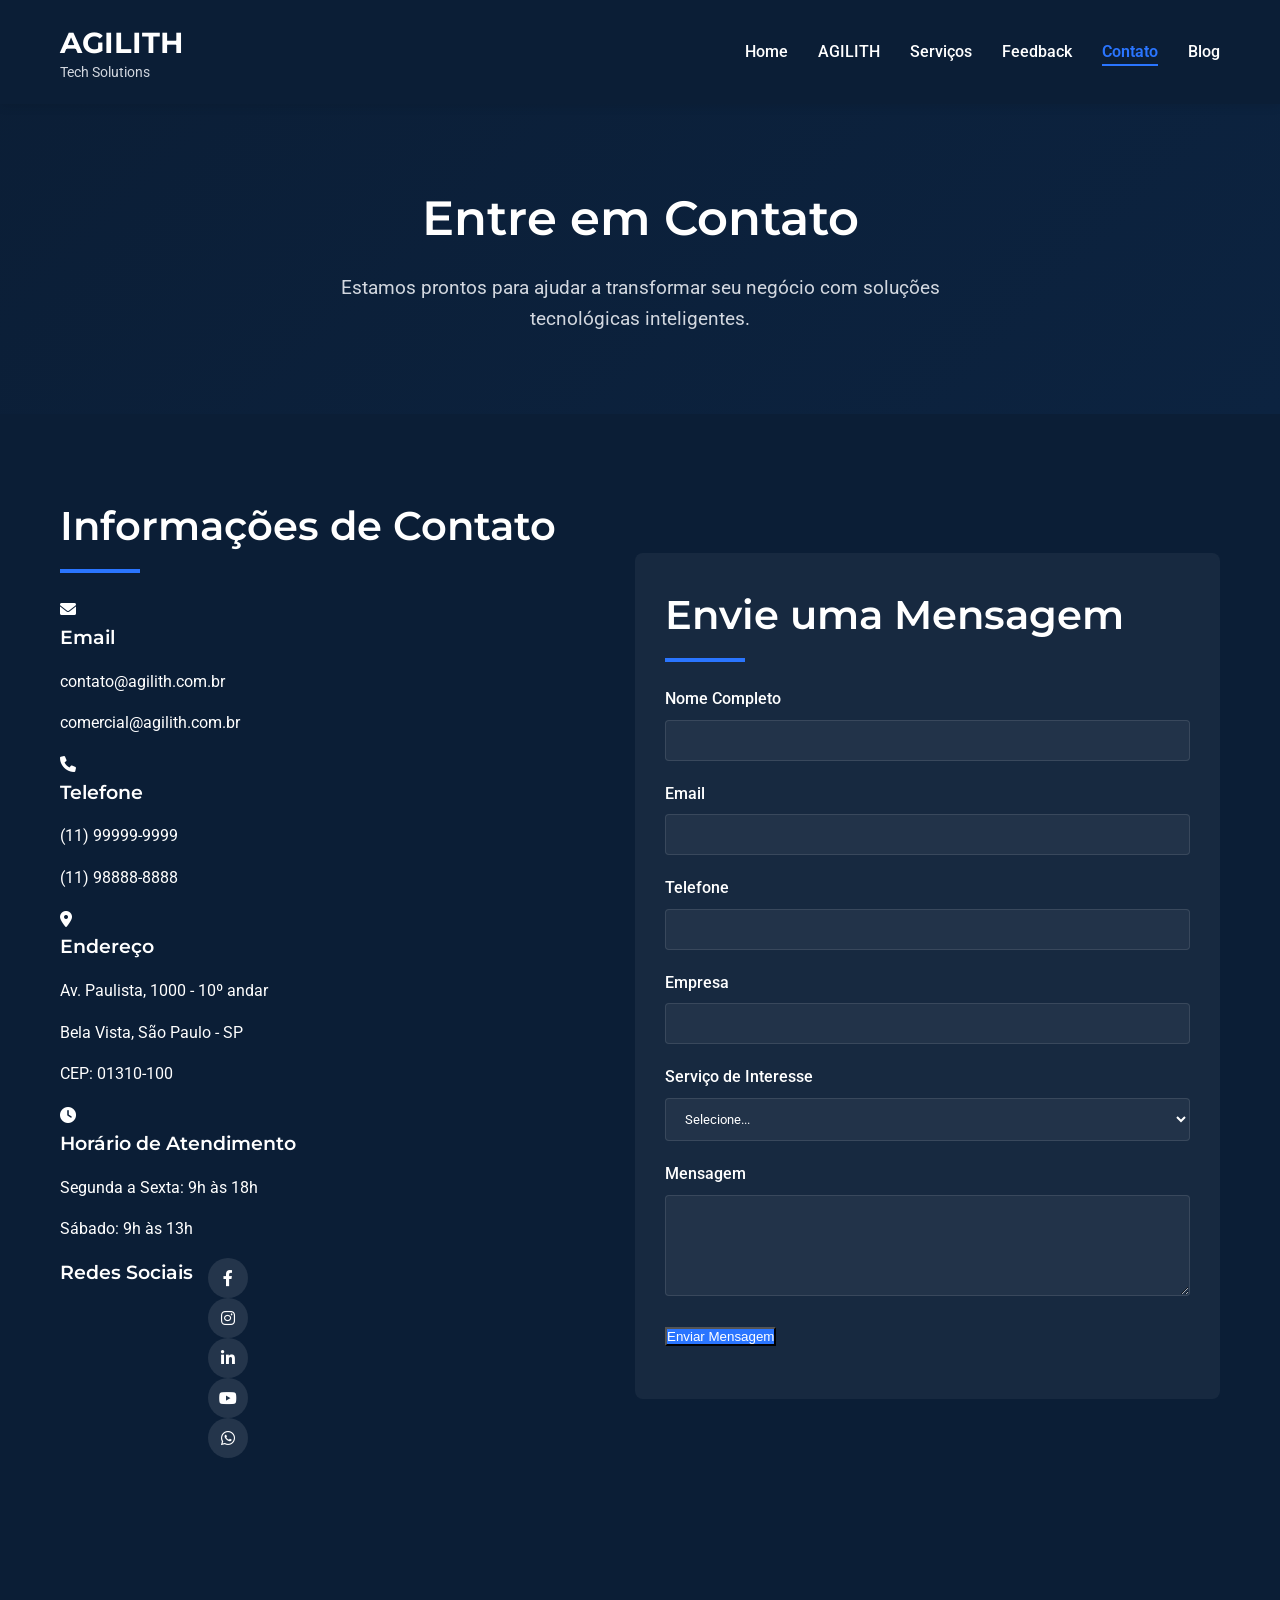
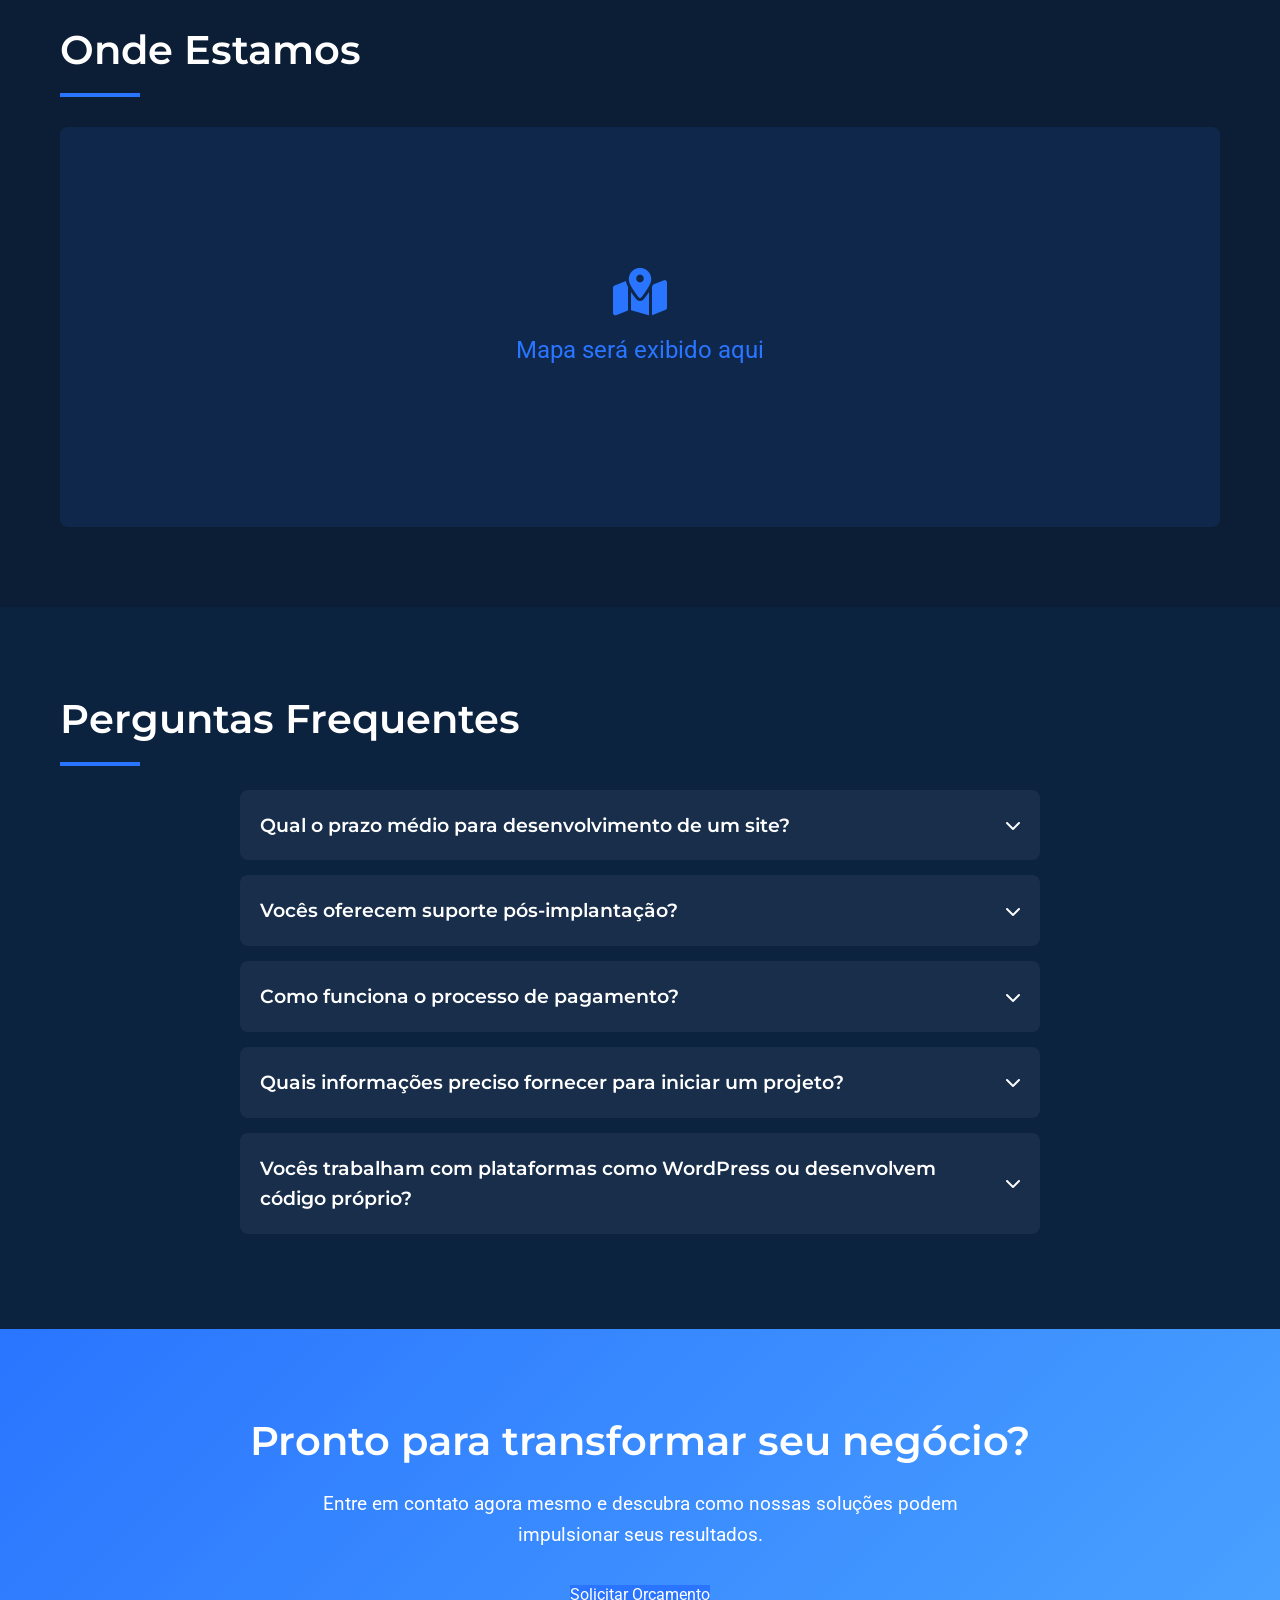
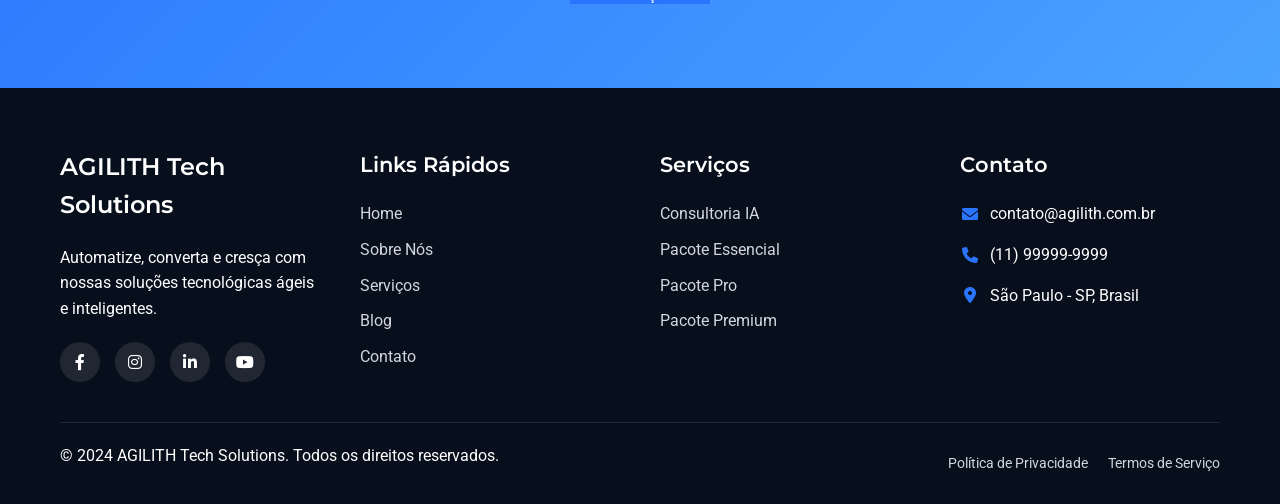
<file: AGILITH/agilith-website/contact.html>
<!DOCTYPE html>
<html lang="pt-BR">
<head>
    <meta charset="UTF-8">
    <meta name="viewport" content="width=device-width, initial-scale=1.0">
    <title>Contato - AGILITH: Tech Solutions</title>
    <link rel="stylesheet" href="css/style.css">
    <link rel="preconnect" href="https://fonts.googleapis.com">
    <link rel="preconnect" href="https://fonts.gstatic.com" crossorigin>
    <link href="https://fonts.googleapis.com/css2?family=Montserrat:wght@300;400;500;600;700&family=Roboto:wght@300;400;500;700&display=swap" rel="stylesheet">
    <link rel="stylesheet" href="https://cdnjs.cloudflare.com/ajax/libs/font-awesome/6.0.0-beta3/css/all.min.css">
</head>
<body>
    <header class="header">
        <div class="container">
            <div class="logo">
                <!-- Space for logo -->
                <h1>AGILITH</h1>
                <span>Tech Solutions</span>
            </div>
            <nav class="nav">
                <ul>
                    <li><a href="index.html">Home</a></li>
                    <li><a href="about.html">AGILITH</a></li>
                    <li><a href="services.html">Serviços</a></li>
                    <li><a href="feedback.html">Feedback</a></li>
                    <li><a href="contact.html" class="active">Contato</a></li>
                    <li><a href="blog.html">Blog</a></li>
                </ul>
            </nav>
            <div class="mobile-menu">
                <i class="fas fa-bars"></i>
            </div>
        </div>
    </header>

    <section class="page-hero">
        <div class="container">
            <h1>Entre em Contato</h1>
            <p>Estamos prontos para ajudar a transformar seu negócio com soluções tecnológicas inteligentes.</p>
        </div>
    </section>

    <section class="contact-main">
        <div class="container">
            <div class="contact-info">
                <h2 class="section-title">Informações de Contato</h2>
                <div class="info-card">
                    <div class="info-icon">
                        <i class="fas fa-envelope"></i>
                    </div>
                    <div class="info-content">
                        <h3>Email</h3>
                        <p>contato@agilith.com.br</p>
                        <p>comercial@agilith.com.br</p>
                    </div>
                </div>
                <div class="info-card">
                    <div class="info-icon">
                        <i class="fas fa-phone"></i>
                    </div>
                    <div class="info-content">
                        <h3>Telefone</h3>
                        <p>(11) 99999-9999</p>
                        <p>(11) 98888-8888</p>
                    </div>
                </div>
                <div class="info-card">
                    <div class="info-icon">
                        <i class="fas fa-map-marker-alt"></i>
                    </div>
                    <div class="info-content">
                        <h3>Endereço</h3>
                        <p>Av. Paulista, 1000 - 10º andar</p>
                        <p>Bela Vista, São Paulo - SP</p>
                        <p>CEP: 01310-100</p>
                    </div>
                </div>
                <div class="info-card">
                    <div class="info-icon">
                        <i class="fas fa-clock"></i>
                    </div>
                    <div class="info-content">
                        <h3>Horário de Atendimento</h3>
                        <p>Segunda a Sexta: 9h às 18h</p>
                        <p>Sábado: 9h às 13h</p>
                    </div>
                </div>
                <div class="social-links">
                    <h3>Redes Sociais</h3>
                    <div class="social-icons">
                        <a href="#"><i class="fab fa-facebook-f"></i></a>
                        <a href="#"><i class="fab fa-instagram"></i></a>
                        <a href="#"><i class="fab fa-linkedin-in"></i></a>
                        <a href="#"><i class="fab fa-youtube"></i></a>
                        <a href="#"><i class="fab fa-whatsapp"></i></a>
                    </div>
                </div>
            </div>
            <div class="contact-form">
                <h2 class="section-title">Envie uma Mensagem</h2>
                <form id="contactForm">
                    <div class="form-group">
                        <label for="name">Nome Completo</label>
                        <input type="text" id="name" name="name" required>
                    </div>
                    <div class="form-group">
                        <label for="email">Email</label>
                        <input type="email" id="email" name="email" required>
                    </div>
                    <div class="form-group">
                        <label for="phone">Telefone</label>
                        <input type="tel" id="phone" name="phone">
                    </div>
                    <div class="form-group">
                        <label for="company">Empresa</label>
                        <input type="text" id="company" name="company">
                    </div>
                    <div class="form-group">
                        <label for="service">Serviço de Interesse</label>
                        <select id="service" name="service">
                            <option value="">Selecione...</option>
                            <option value="consultoria">Consultoria em IA</option>
                            <option value="essencial">Pacote Essencial</option>
                            <option value="pro">Pacote Pro</option>
                            <option value="premium">Pacote Premium</option>
                            <option value="custom">Solução Personalizada</option>
                            <option value="other">Outro</option>
                        </select>
                    </div>
                    <div class="form-group">
                        <label for="message">Mensagem</label>
                        <textarea id="message" name="message" rows="5" required></textarea>
                    </div>
                    <div class="form-group">
                        <button type="submit" class="btn-primary">Enviar Mensagem</button>
                    </div>
                </form>
            </div>
        </div>
    </section>

    <section class="contact-map">
        <div class="container">
            <h2 class="section-title">Onde Estamos</h2>
            <div class="map-container">
                <!-- Space for Google Maps embed -->
                <div class="map-placeholder">
                    <i class="fas fa-map-marked-alt"></i>
                    <p>Mapa será exibido aqui</p>
                </div>
            </div>
        </div>
    </section>

    <section class="contact-faq">
        <div class="container">
            <h2 class="section-title">Perguntas Frequentes</h2>
            <div class="faq-accordion">
                <div class="faq-item">
                    <div class="faq-question">
                        <h3>Qual o prazo médio para desenvolvimento de um site?</h3>
                        <i class="fas fa-chevron-down"></i>
                    </div>
                    <div class="faq-answer">
                        <p>O prazo varia de acordo com o pacote escolhido e a complexidade do projeto. Em média, nossos prazos são:</p>
                        <ul>
                            <li>Pacote Essencial: 7-10 dias úteis</li>
                            <li>Pacote Pro: 15-20 dias úteis</li>
                            <li>Pacote Premium: 25-30 dias úteis</li>
                        </ul>
                        <p>Para soluções personalizadas, o prazo é definido após análise do escopo.</p>
                    </div>
                </div>
                <div class="faq-item">
                    <div class="faq-question">
                        <h3>Vocês oferecem suporte pós-implantação?</h3>
                        <i class="fas fa-chevron-down"></i>
                    </div>
                    <div class="faq-answer">
                        <p>Sim, todos os nossos pacotes incluem um período de suporte pós-implantação:</p>
                        <ul>
                            <li>Pacote Essencial: 30 dias</li>
                            <li>Pacote Pro: 60 dias</li>
                            <li>Pacote Premium: 90 dias</li>
                        </ul>
                        <p>Após esse período, oferecemos planos de suporte contínuo com valores especiais para nossos clientes.</p>
                    </div>
                </div>
                <div class="faq-item">
                    <div class="faq-question">
                        <h3>Como funciona o processo de pagamento?</h3>
                        <i class="fas fa-chevron-down"></i>
                    </div>
                    <div class="faq-answer">
                        <p>O pagamento pode ser parcelado em até 12x no cartão de crédito ou à vista com desconto via transferência bancária ou PIX. Normalmente dividimos em:</p>
                        <ul>
                            <li>30% no início do projeto</li>
                            <li>40% na aprovação do layout</li>
                            <li>30% na entrega final</li>
                        </ul>
                        <p>Para projetos menores, podemos ajustar essa divisão conforme necessidade.</p>
                    </div>
                </div>
                <div class="faq-item">
                    <div class="faq-question">
                        <h3>Quais informações preciso fornecer para iniciar um projeto?</h3>
                        <i class="fas fa-chevron-down"></i>
                    </div>
                    <div class="faq-answer">
                        <p>Para iniciarmos com eficiência, solicitamos:</p>
                        <ul>
                            <li>Briefing completo sobre seu negócio e objetivos</li>
                            <li>Logotipo em alta resolução (se aplicável)</li>
                            <li>Paleta de cores preferencial (se já definida)</li>
                            <li>Exemplos de sites/referências que você admira</li>
                            <li>Conteúdo textual básico (sobre a empresa, serviços, etc.)</li>
                            <li>Fotos/imagens que deseja utilizar (ou indicação para produção)</li>
                        </ul>
                        <p>Caso não tenha algum desses itens, podemos ajudar a desenvolver.</p>
                    </div>
                </div>
                <div class="faq-item">
                    <div class="faq-question">
                        <h3>Vocês trabalham com plataformas como WordPress ou desenvolvem código próprio?</h3>
                        <i class="fas fa-chevron-down"></i>
                    </div>
                    <div class="faq-answer">
                        <p>Utilizamos ambas as abordagens conforme a necessidade do projeto:</p>
                        <ul>
                            <li>Para sites institucionais e blogs, geralmente recomendamos WordPress pela facilidade de manutenção pelo cliente.</li>
                            <li>Para sistemas mais complexos e soluções personalizadas, desenvolvemos código próprio com tecnologias modernas.</li>
                            <li>Nossas soluções de IA são sempre desenvolvidas sob medida para cada caso.</li>
                        </ul>
                        <p>Durante a consultoria inicial, indicamos a melhor abordagem para seu caso específico.</p>
                    </div>
                </div>
            </div>
        </div>
    </section>

    <section class="cta">
        <div class="container">
            <h2>Pronto para transformar seu negócio?</h2>
            <p>Entre em contato agora mesmo e descubra como nossas soluções podem impulsionar seus resultados.</p>
            <a href="contact.html" class="btn-primary">Solicitar Orçamento</a>
        </div>
    </section>

    <footer class="footer">
        <div class="container">
            <div class="footer-grid">
                <div class="footer-about">
                    <h3>AGILITH Tech Solutions</h3>
                    <p>Automatize, converta e cresça com nossas soluções tecnológicas ágeis e inteligentes.</p>
                    <div class="social-links">
                        <a href="#"><i class="fab fa-facebook-f"></i></a>
                        <a href="#"><i class="fab fa-instagram"></i></a>
                        <a href="#"><i class="fab fa-linkedin-in"></i></a>
                        <a href="#"><i class="fab fa-youtube"></i></a>
                    </div>
                </div>
                <div class="footer-links">
                    <h3>Links Rápidos</h3>
                    <ul>
                        <li><a href="index.html">Home</a></li>
                        <li><a href="about.html">Sobre Nós</a></li>
                        <li><a href="services.html">Serviços</a></li>
                        <li><a href="blog.html">Blog</a></li>
                        <li><a href="contact.html">Contato</a></li>
                    </ul>
                </div>
                <div class="footer-services">
                    <h3>Serviços</h3>
                    <ul>
                        <li><a href="services.html#consultoria">Consultoria IA</a></li>
                        <li><a href="services.html#essencial">Pacote Essencial</a></li>
                        <li><a href="services.html#pro">Pacote Pro</a></li>
                        <li><a href="services.html#premium">Pacote Premium</a></li>
                    </ul>
                </div>
                <div class="footer-contact">
                    <h3>Contato</h3>
                    <p><i class="fas fa-envelope"></i> contato@agilith.com.br</p>
                    <p><i class="fas fa-phone"></i> (11) 99999-9999</p>
                    <p><i class="fas fa-map-marker-alt"></i> São Paulo - SP, Brasil</p>
                </div>
            </div>
            <div class="footer-bottom">
                <p>&copy; 2024 AGILITH Tech Solutions. Todos os direitos reservados.</p>
                <div class="legal-links">
                    <a href="#">Política de Privacidade</a>
                    <a href="#">Termos de Serviço</a>
                </div>
            </div>
        </div>
    </footer>

    <script src="js/script.js"></script>
</body>
</html>
</file>
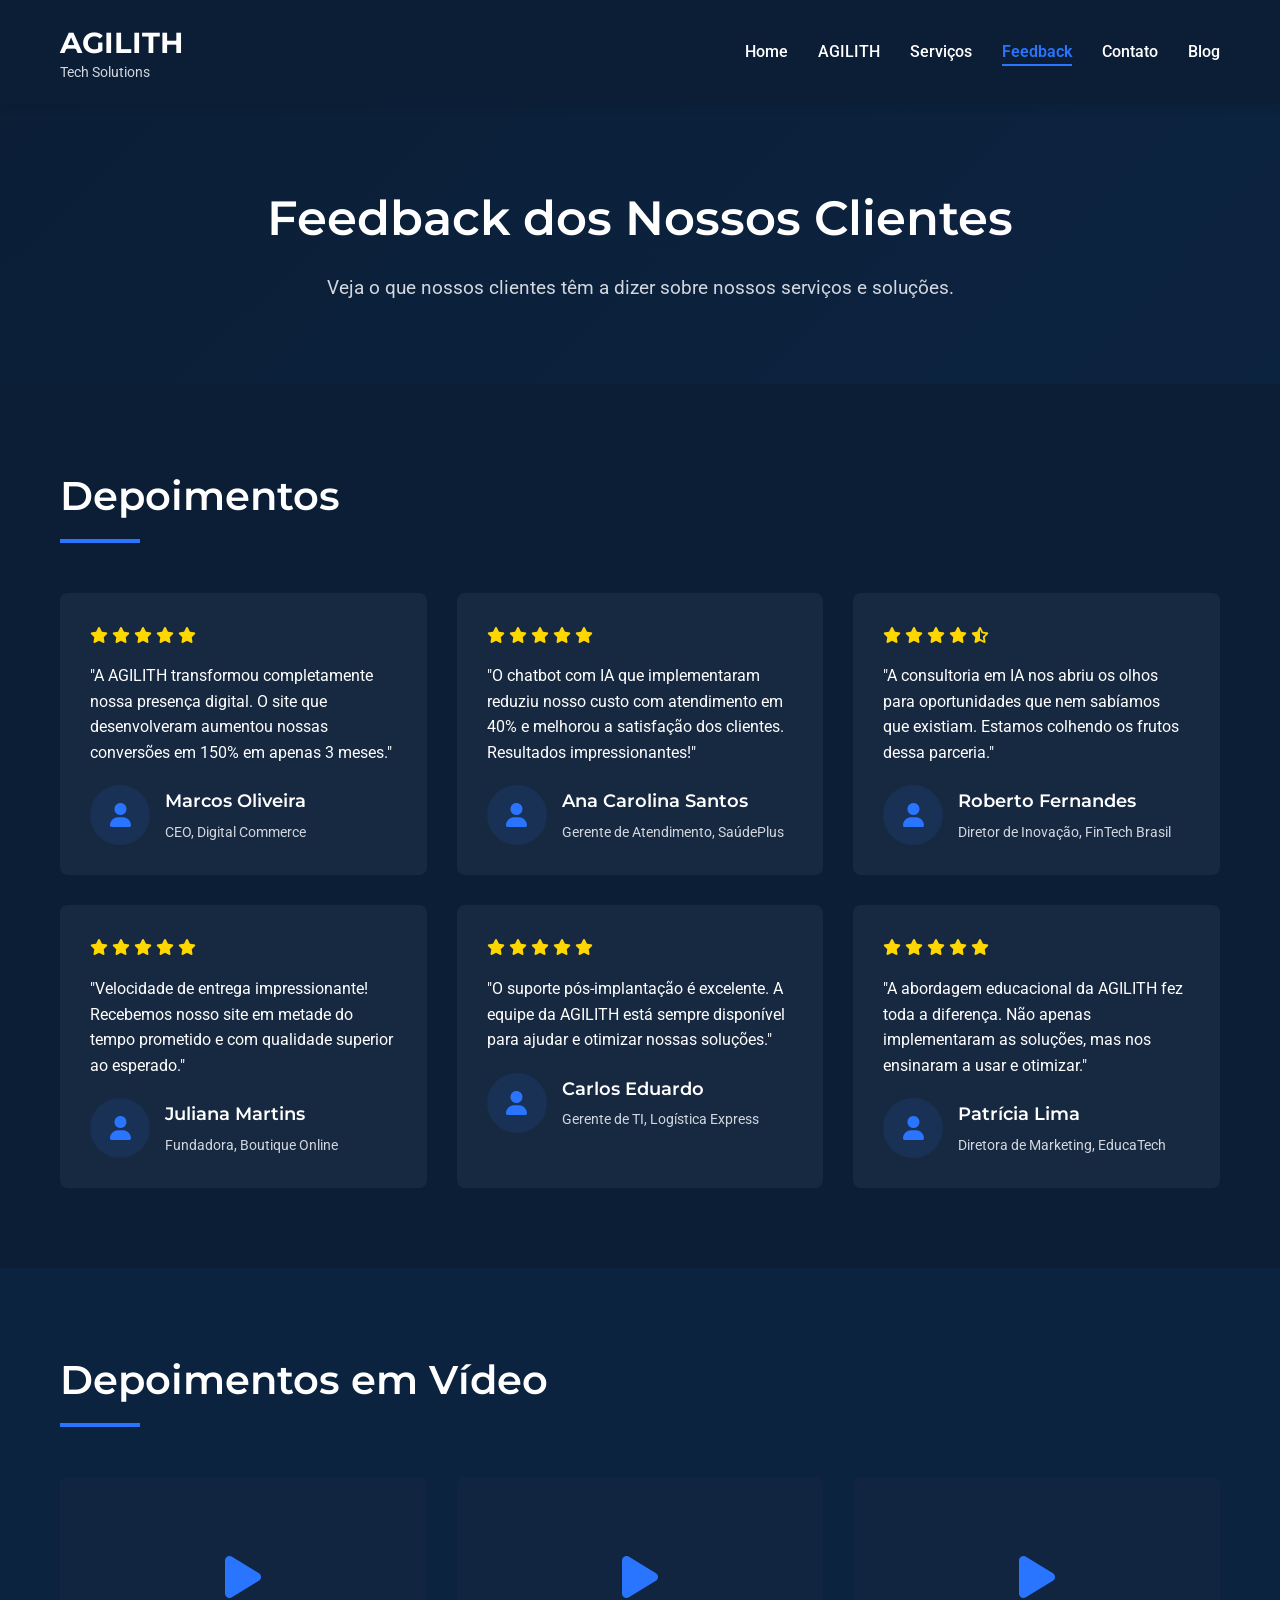
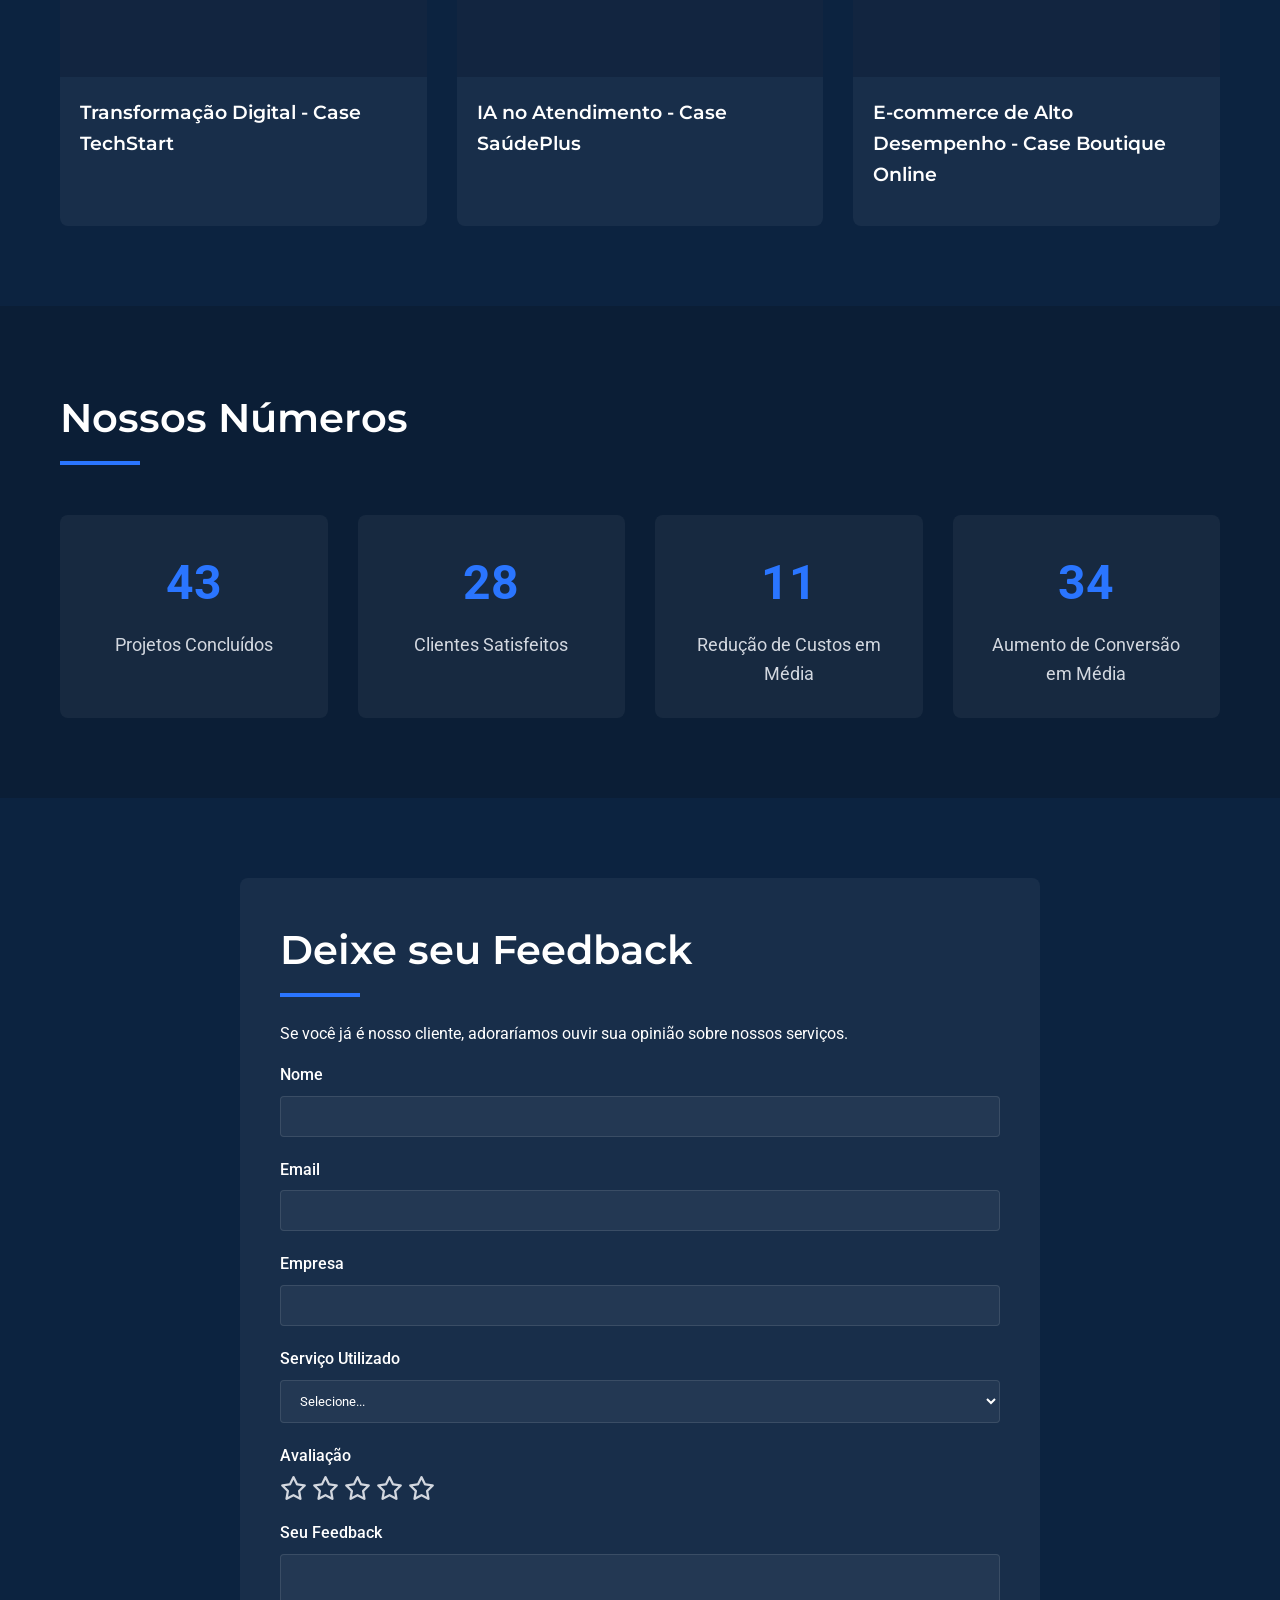
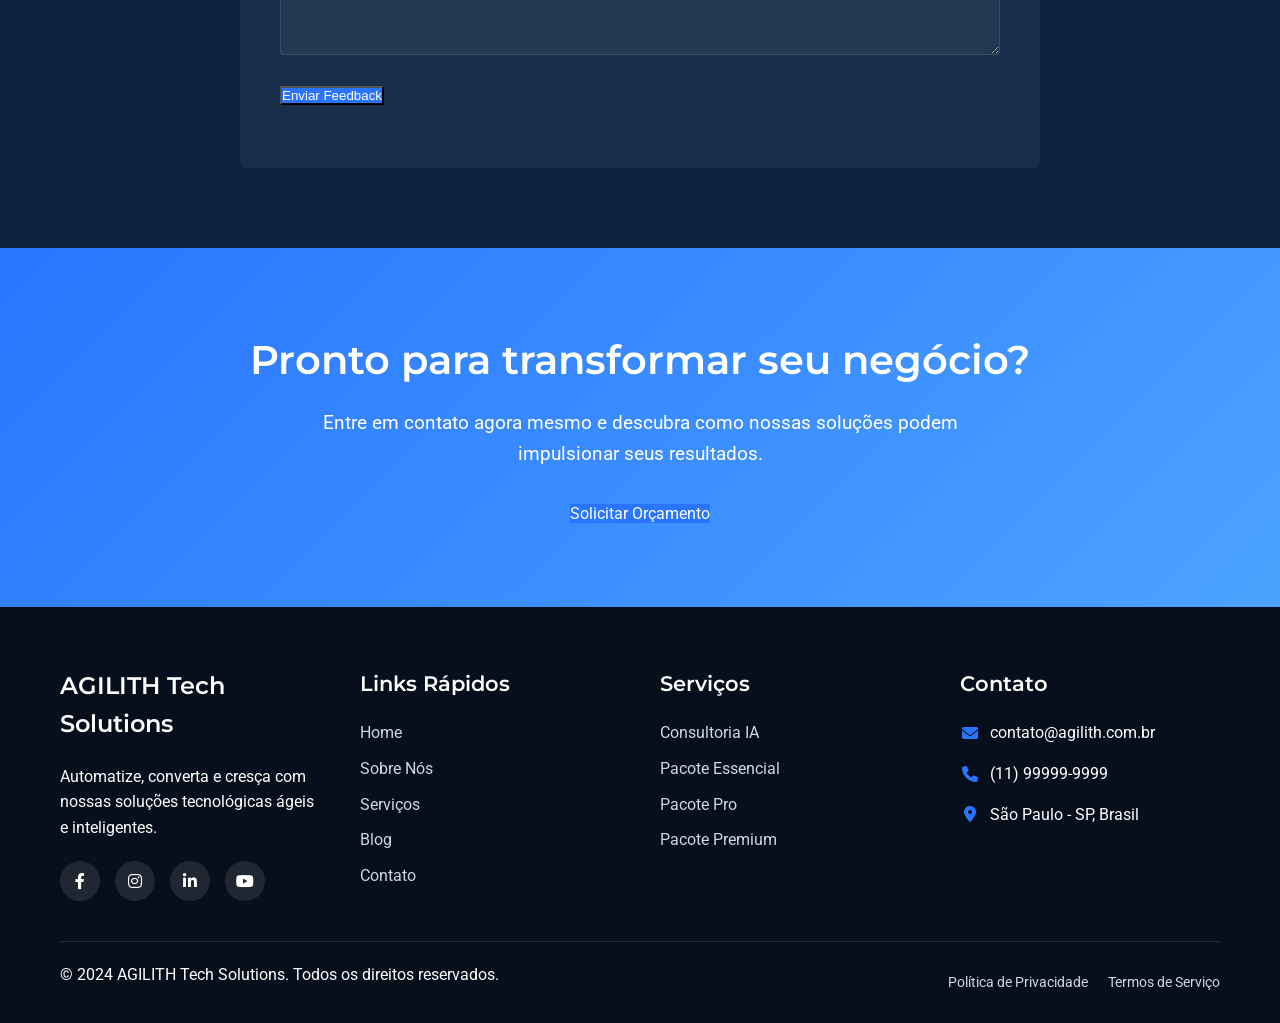
<file: AGILITH/agilith-website/feedback.html>
<!DOCTYPE html>
<html lang="pt-BR">
<head>
    <meta charset="UTF-8">
    <meta name="viewport" content="width=device-width, initial-scale=1.0">
    <title>Feedback - AGILITH: Tech Solutions</title>
    <link rel="stylesheet" href="css/style.css">
    <link rel="preconnect" href="https://fonts.googleapis.com">
    <link rel="preconnect" href="https://fonts.gstatic.com" crossorigin>
    <link href="https://fonts.googleapis.com/css2?family=Montserrat:wght@300;400;500;600;700&family=Roboto:wght@300;400;500;700&display=swap" rel="stylesheet">
    <link rel="stylesheet" href="https://cdnjs.cloudflare.com/ajax/libs/font-awesome/6.0.0-beta3/css/all.min.css">
</head>
<body>
    <header class="header">
        <div class="container">
            <div class="logo">
                <!-- Space for logo -->
                <h1>AGILITH</h1>
                <span>Tech Solutions</span>
            </div>
            <nav class="nav">
                <ul>
                    <li><a href="index.html">Home</a></li>
                    <li><a href="about.html">AGILITH</a></li>
                    <li><a href="services.html">Serviços</a></li>
                    <li><a href="feedback.html" class="active">Feedback</a></li>
                    <li><a href="contact.html">Contato</a></li>
                    <li><a href="blog.html">Blog</a></li>
                </ul>
            </nav>
            <div class="mobile-menu">
                <i class="fas fa-bars"></i>
            </div>
        </div>
    </header>

    <section class="page-hero">
        <div class="container">
            <h1>Feedback dos Nossos Clientes</h1>
            <p>Veja o que nossos clientes têm a dizer sobre nossos serviços e soluções.</p>
        </div>
    </section>

    <section class="feedback-testimonials">
        <div class="container">
            <h2 class="section-title">Depoimentos</h2>
            <div class="testimonials-grid">
                <div class="testimonial-card">
                    <div class="testimonial-content">
                        <div class="rating">
                            <i class="fas fa-star"></i>
                            <i class="fas fa-star"></i>
                            <i class="fas fa-star"></i>
                            <i class="fas fa-star"></i>
                            <i class="fas fa-star"></i>
                        </div>
                        <p>"A AGILITH transformou completamente nossa presença digital. O site que desenvolveram aumentou nossas conversões em 150% em apenas 3 meses."</p>
                    </div>
                    <div class="testimonial-author">
                        <div class="author-photo">
                            <!-- Space for author photo -->
                            <i class="fas fa-user"></i>
                        </div>
                        <div class="author-info">
                            <h4>Marcos Oliveira</h4>
                            <p>CEO, Digital Commerce</p>
                        </div>
                    </div>
                </div>
                <div class="testimonial-card">
                    <div class="testimonial-content">
                        <div class="rating">
                            <i class="fas fa-star"></i>
                            <i class="fas fa-star"></i>
                            <i class="fas fa-star"></i>
                            <i class="fas fa-star"></i>
                            <i class="fas fa-star"></i>
                        </div>
                        <p>"O chatbot com IA que implementaram reduziu nosso custo com atendimento em 40% e melhorou a satisfação dos clientes. Resultados impressionantes!"</p>
                    </div>
                    <div class="testimonial-author">
                        <div class="author-photo">
                            <!-- Space for author photo -->
                            <i class="fas fa-user"></i>
                        </div>
                        <div class="author-info">
                            <h4>Ana Carolina Santos</h4>
                            <p>Gerente de Atendimento, SaúdePlus</p>
                        </div>
                    </div>
                </div>
                <div class="testimonial-card">
                    <div class="testimonial-content">
                        <div class="rating">
                            <i class="fas fa-star"></i>
                            <i class="fas fa-star"></i>
                            <i class="fas fa-star"></i>
                            <i class="fas fa-star"></i>
                            <i class="fas fa-star-half-alt"></i>
                        </div>
                        <p>"A consultoria em IA nos abriu os olhos para oportunidades que nem sabíamos que existiam. Estamos colhendo os frutos dessa parceria."</p>
                    </div>
                    <div class="testimonial-author">
                        <div class="author-photo">
                            <!-- Space for author photo -->
                            <i class="fas fa-user"></i>
                        </div>
                        <div class="author-info">
                            <h4>Roberto Fernandes</h4>
                            <p>Diretor de Inovação, FinTech Brasil</p>
                        </div>
                    </div>
                </div>
                <div class="testimonial-card">
                    <div class="testimonial-content">
                        <div class="rating">
                            <i class="fas fa-star"></i>
                            <i class="fas fa-star"></i>
                            <i class="fas fa-star"></i>
                            <i class="fas fa-star"></i>
                            <i class="fas fa-star"></i>
                        </div>
                        <p>"Velocidade de entrega impressionante! Recebemos nosso site em metade do tempo prometido e com qualidade superior ao esperado."</p>
                    </div>
                    <div class="testimonial-author">
                        <div class="author-photo">
                            <!-- Space for author photo -->
                            <i class="fas fa-user"></i>
                        </div>
                        <div class="author-info">
                            <h4>Juliana Martins</h4>
                            <p>Fundadora, Boutique Online</p>
                        </div>
                    </div>
                </div>
                <div class="testimonial-card">
                    <div class="testimonial-content">
                        <div class="rating">
                            <i class="fas fa-star"></i>
                            <i class="fas fa-star"></i>
                            <i class="fas fa-star"></i>
                            <i class="fas fa-star"></i>
                            <i class="fas fa-star"></i>
                        </div>
                        <p>"O suporte pós-implantação é excelente. A equipe da AGILITH está sempre disponível para ajudar e otimizar nossas soluções."</p>
                    </div>
                    <div class="testimonial-author">
                        <div class="author-photo">
                            <!-- Space for author photo -->
                            <i class="fas fa-user"></i>
                        </div>
                        <div class="author-info">
                            <h4>Carlos Eduardo</h4>
                            <p>Gerente de TI, Logística Express</p>
                        </div>
                    </div>
                </div>
                <div class="testimonial-card">
                    <div class="testimonial-content">
                        <div class="rating">
                            <i class="fas fa-star"></i>
                            <i class="fas fa-star"></i>
                            <i class="fas fa-star"></i>
                            <i class="fas fa-star"></i>
                            <i class="fas fa-star"></i>
                        </div>
                        <p>"A abordagem educacional da AGILITH fez toda a diferença. Não apenas implementaram as soluções, mas nos ensinaram a usar e otimizar."</p>
                    </div>
                    <div class="testimonial-author">
                        <div class="author-photo">
                            <!-- Space for author photo -->
                            <i class="fas fa-user"></i>
                        </div>
                        <div class="author-info">
                            <h4>Patrícia Lima</h4>
                            <p>Diretora de Marketing, EducaTech</p>
                        </div>
                    </div>
                </div>
            </div>
        </div>
    </section>

    <section class="feedback-video">
        <div class="container">
            <h2 class="section-title">Depoimentos em Vídeo</h2>
            <div class="video-grid">
                <div class="video-card">
                    <div class="video-placeholder">
                        <!-- Space for video embed -->
                        <i class="fas fa-play"></i>
                    </div>
                    <h3>Transformação Digital - Case TechStart</h3>
                </div>
                <div class="video-card">
                    <div class="video-placeholder">
                        <!-- Space for video embed -->
                        <i class="fas fa-play"></i>
                    </div>
                    <h3>IA no Atendimento - Case SaúdePlus</h3>
                </div>
                <div class="video-card">
                    <div class="video-placeholder">
                        <!-- Space for video embed -->
                        <i class="fas fa-play"></i>
                    </div>
                    <h3>E-commerce de Alto Desempenho - Case Boutique Online</h3>
                </div>
            </div>
        </div>
    </section>

    <section class="feedback-stats">
        <div class="container">
            <h2 class="section-title">Nossos Números</h2>
            <div class="stats-grid">
                <div class="stat-card">
                    <div class="stat-number" data-count="150">0</div>
                    <div class="stat-label">Projetos Concluídos</div>
                </div>
                <div class="stat-card">
                    <div class="stat-number" data-count="98">0</div>
                    <div class="stat-label">Clientes Satisfeitos</div>
                </div>
                <div class="stat-card">
                    <div class="stat-number" data-count="40">0</div>
                    <div class="stat-label">Redução de Custos em Média</div>
                </div>
                <div class="stat-card">
                    <div class="stat-number" data-count="120">0</div>
                    <div class="stat-label">Aumento de Conversão em Média</div>
                </div>
            </div>
        </div>
    </section>

    <section class="feedback-form">
        <div class="container">
            <div class="form-container">
                <h2 class="section-title">Deixe seu Feedback</h2>
                <p>Se você já é nosso cliente, adoraríamos ouvir sua opinião sobre nossos serviços.</p>
                <form id="feedbackForm">
                    <div class="form-group">
                        <label for="name">Nome</label>
                        <input type="text" id="name" name="name" required>
                    </div>
                    <div class="form-group">
                        <label for="email">Email</label>
                        <input type="email" id="email" name="email" required>
                    </div>
                    <div class="form-group">
                        <label for="company">Empresa</label>
                        <input type="text" id="company" name="company">
                    </div>
                    <div class="form-group">
                        <label for="service">Serviço Utilizado</label>
                        <select id="service" name="service">
                            <option value="">Selecione...</option>
                            <option value="consultoria">Consultoria em IA</option>
                            <option value="essencial">Pacote Essencial</option>
                            <option value="pro">Pacote Pro</option>
                            <option value="premium">Pacote Premium</option>
                            <option value="custom">Solução Personalizada</option>
                        </select>
                    </div>
                    <div class="form-group">
                        <label for="rating">Avaliação</label>
                        <div class="rating-input">
                            <i class="far fa-star" data-value="1"></i>
                            <i class="far fa-star" data-value="2"></i>
                            <i class="far fa-star" data-value="3"></i>
                            <i class="far fa-star" data-value="4"></i>
                            <i class="far fa-star" data-value="5"></i>
                            <input type="hidden" id="rating" name="rating" value="0">
                        </div>
                    </div>
                    <div class="form-group">
                        <label for="message">Seu Feedback</label>
                        <textarea id="message" name="message" rows="5" required></textarea>
                    </div>
                    <div class="form-group">
                        <button type="submit" class="btn-primary">Enviar Feedback</button>
                    </div>
                </form>
            </div>
        </div>
    </section>

    <section class="cta">
        <div class="container">
            <h2>Pronto para transformar seu negócio?</h2>
            <p>Entre em contato agora mesmo e descubra como nossas soluções podem impulsionar seus resultados.</p>
            <a href="contact.html" class="btn-primary">Solicitar Orçamento</a>
        </div>
    </section>

    <footer class="footer">
        <div class="container">
            <div class="footer-grid">
                <div class="footer-about">
                    <h3>AGILITH Tech Solutions</h3>
                    <p>Automatize, converta e cresça com nossas soluções tecnológicas ágeis e inteligentes.</p>
                    <div class="social-links">
                        <a href="#"><i class="fab fa-facebook-f"></i></a>
                        <a href="#"><i class="fab fa-instagram"></i></a>
                        <a href="#"><i class="fab fa-linkedin-in"></i></a>
                        <a href="#"><i class="fab fa-youtube"></i></a>
                    </div>
                </div>
                <div class="footer-links">
                    <h3>Links Rápidos</h3>
                    <ul>
                        <li><a href="index.html">Home</a></li>
                        <li><a href="about.html">Sobre Nós</a></li>
                        <li><a href="services.html">Serviços</a></li>
                        <li><a href="blog.html">Blog</a></li>
                        <li><a href="contact.html">Contato</a></li>
                    </ul>
                </div>
                <div class="footer-services">
                    <h3>Serviços</h3>
                    <ul>
                        <li><a href="services.html#consultoria">Consultoria IA</a></li>
                        <li><a href="services.html#essencial">Pacote Essencial</a></li>
                        <li><a href="services.html#pro">Pacote Pro</a></li>
                        <li><a href="services.html#premium">Pacote Premium</a></li>
                    </ul>
                </div>
                <div class="footer-contact">
                    <h3>Contato</h3>
                    <p><i class="fas fa-envelope"></i> contato@agilith.com.br</p>
                    <p><i class="fas fa-phone"></i> (11) 99999-9999</p>
                    <p><i class="fas fa-map-marker-alt"></i> São Paulo - SP, Brasil</p>
                </div>
            </div>
            <div class="footer-bottom">
                <p>&copy; 2024 AGILITH Tech Solutions. Todos os direitos reservados.</p>
                <div class="legal-links">
                    <a href="#">Política de Privacidade</a>
                    <a href="#">Termos de Serviço</a>
                </div>
            </div>
        </div>
    </footer>

    <script src="js/script.js"></script>
</body>
</html>
</file>
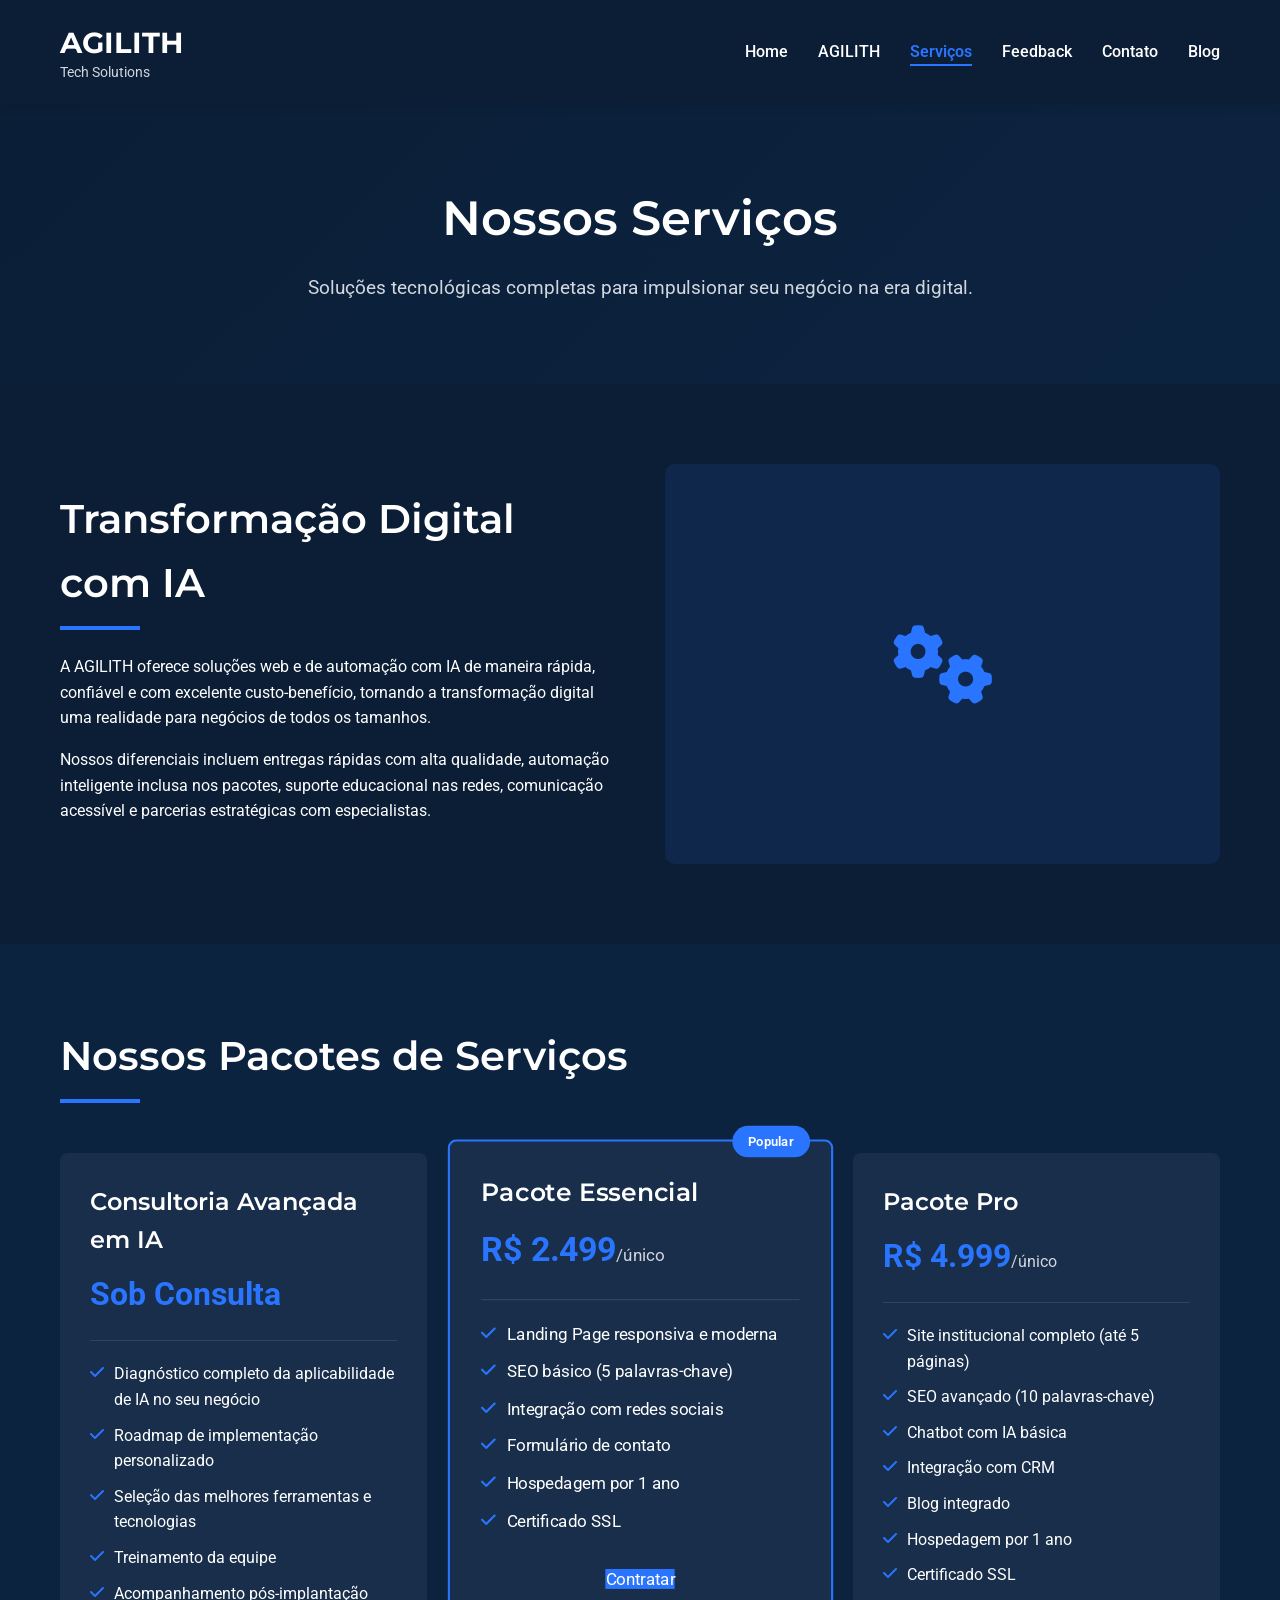
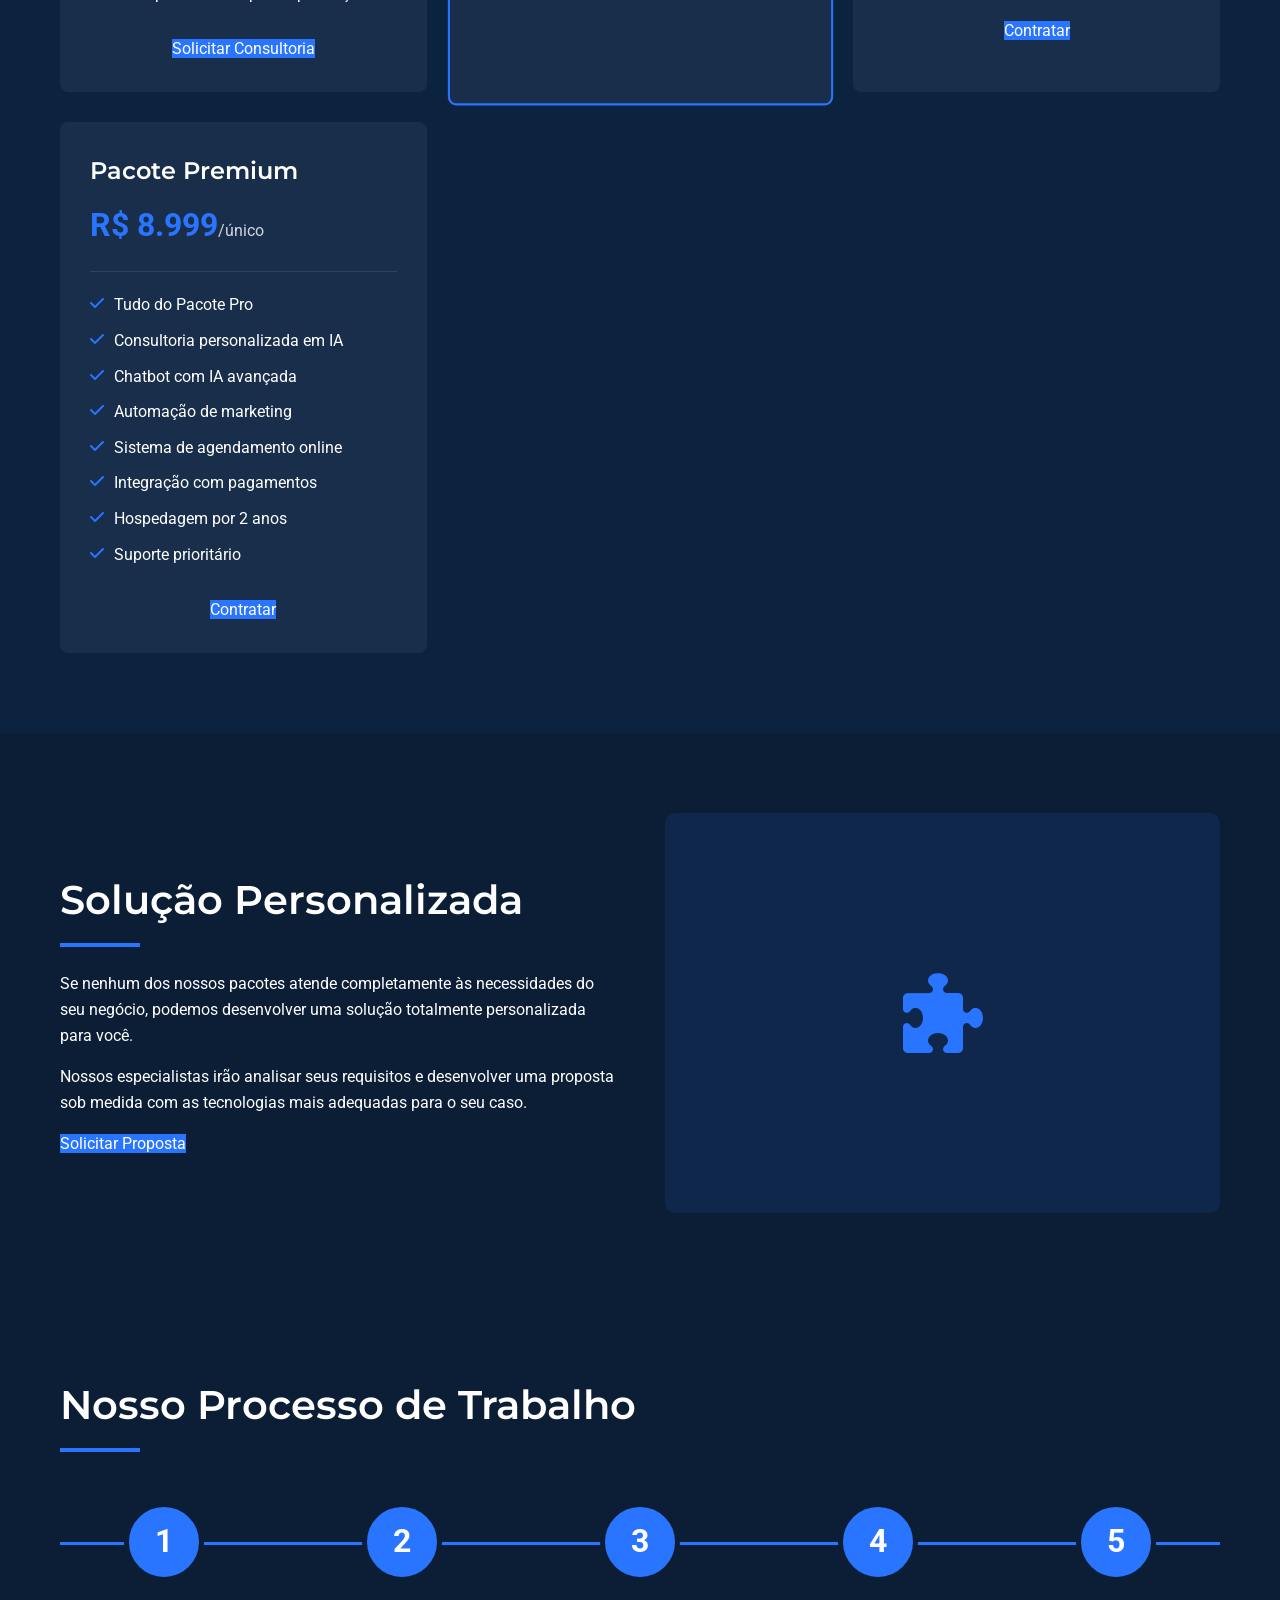
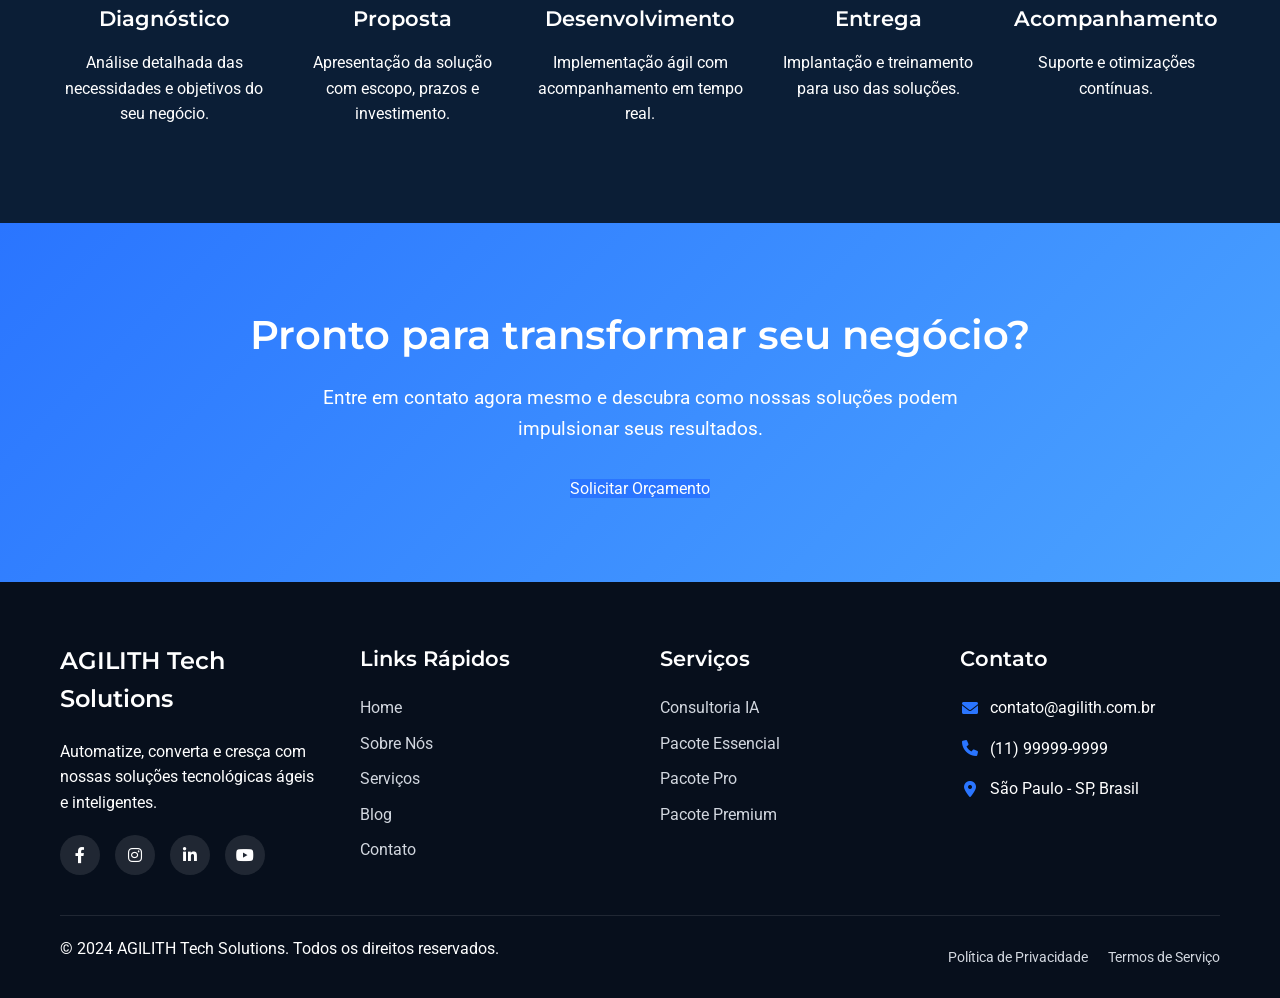
<file: AGILITH/agilith-website/services.html>
<!DOCTYPE html>
<html lang="pt-BR">
<head>
    <meta charset="UTF-8">
    <meta name="viewport" content="width=device-width, initial-scale=1.0">
    <title>Serviços - AGILITH: Tech Solutions</title>
    <link rel="stylesheet" href="css/style.css">
    <link rel="preconnect" href="https://fonts.googleapis.com">
    <link rel="preconnect" href="https://fonts.gstatic.com" crossorigin>
    <link href="https://fonts.googleapis.com/css2?family=Montserrat:wght@300;400;500;600;700&family=Roboto:wght@300;400;500;700&display=swap" rel="stylesheet">
    <link rel="stylesheet" href="https://cdnjs.cloudflare.com/ajax/libs/font-awesome/6.0.0-beta3/css/all.min.css">
</head>
<body>
    <header class="header">
        <div class="container">
            <div class="logo">
                <!-- Space for logo -->
                <h1>AGILITH</h1>
                <span>Tech Solutions</span>
            </div>
            <nav class="nav">
                <ul>
                    <li><a href="index.html">Home</a></li>
                    <li><a href="about.html">AGILITH</a></li>
                    <li><a href="services.html" class="active">Serviços</a></li>
                    <li><a href="feedback.html">Feedback</a></li>
                    <li><a href="contact.html">Contato</a></li>
                    <li><a href="blog.html">Blog</a></li>
                </ul>
            </nav>
            <div class="mobile-menu">
                <i class="fas fa-bars"></i>
            </div>
        </div>
    </header>

    <section class="page-hero">
        <div class="container">
            <h1>Nossos Serviços</h1>
            <p>Soluções tecnológicas completas para impulsionar seu negócio na era digital.</p>
        </div>
    </section>

    <section class="services-intro">
        <div class="container">
            <div class="intro-content">
                <h2 class="section-title">Transformação Digital com IA</h2>
                <p>A AGILITH oferece soluções web e de automação com IA de maneira rápida, confiável e com excelente custo-benefício, tornando a transformação digital uma realidade para negócios de todos os tamanhos.</p>
                <p>Nossos diferenciais incluem entregas rápidas com alta qualidade, automação inteligente inclusa nos pacotes, suporte educacional nas redes, comunicação acessível e parcerias estratégicas com especialistas.</p>
            </div>
            <div class="intro-image">
                <!-- Space for intro image -->
                <div class="placeholder-image">
                    <i class="fas fa-cogs"></i>
                </div>
            </div>
        </div>
    </section>

    <section class="services-packages">
        <div class="container">
            <h2 class="section-title">Nossos Pacotes de Serviços</h2>
            <div class="packages-grid">
                <div class="package-card" id="consultoria">
                    <div class="package-header">
                        <h3>Consultoria Avançada em IA</h3>
                        <div class="price">Sob Consulta</div>
                    </div>
                    <div class="package-features">
                        <ul>
                            <li><i class="fas fa-check"></i> Diagnóstico completo da aplicabilidade de IA no seu negócio</li>
                            <li><i class="fas fa-check"></i> Roadmap de implementação personalizado</li>
                            <li><i class="fas fa-check"></i> Seleção das melhores ferramentas e tecnologias</li>
                            <li><i class="fas fa-check"></i> Treinamento da equipe</li>
                            <li><i class="fas fa-check"></i> Acompanhamento pós-implantação</li>
                        </ul>
                    </div>
                    <div class="package-footer">
                        <a href="contact.html" class="btn-primary">Solicitar Consultoria</a>
                    </div>
                </div>

                <div class="package-card highlight" id="essencial">
                    <div class="package-badge">Popular</div>
                    <div class="package-header">
                        <h3>Pacote Essencial</h3>
                        <div class="price">R$ 2.499<span>/único</span></div>
                    </div>
                    <div class="package-features">
                        <ul>
                            <li><i class="fas fa-check"></i> Landing Page responsiva e moderna</li>
                            <li><i class="fas fa-check"></i> SEO básico (5 palavras-chave)</li>
                            <li><i class="fas fa-check"></i> Integração com redes sociais</li>
                            <li><i class="fas fa-check"></i> Formulário de contato</li>
                            <li><i class="fas fa-check"></i> Hospedagem por 1 ano</li>
                            <li><i class="fas fa-check"></i> Certificado SSL</li>
                        </ul>
                    </div>
                    <div class="package-footer">
                        <a href="contact.html" class="btn-primary">Contratar</a>
                    </div>
                </div>

                <div class="package-card" id="pro">
                    <div class="package-header">
                        <h3>Pacote Pro</h3>
                        <div class="price">R$ 4.999<span>/único</span></div>
                    </div>
                    <div class="package-features">
                        <ul>
                            <li><i class="fas fa-check"></i> Site institucional completo (até 5 páginas)</li>
                            <li><i class="fas fa-check"></i> SEO avançado (10 palavras-chave)</li>
                            <li><i class="fas fa-check"></i> Chatbot com IA básica</li>
                            <li><i class="fas fa-check"></i> Integração com CRM</li>
                            <li><i class="fas fa-check"></i> Blog integrado</li>
                            <li><i class="fas fa-check"></i> Hospedagem por 1 ano</li>
                            <li><i class="fas fa-check"></i> Certificado SSL</li>
                        </ul>
                    </div>
                    <div class="package-footer">
                        <a href="contact.html" class="btn-primary">Contratar</a>
                    </div>
                </div>

                <div class="package-card" id="premium">
                    <div class="package-header">
                        <h3>Pacote Premium</h3>
                        <div class="price">R$ 8.999<span>/único</span></div>
                    </div>
                    <div class="package-features">
                        <ul>
                            <li><i class="fas fa-check"></i> Tudo do Pacote Pro</li>
                            <li><i class="fas fa-check"></i> Consultoria personalizada em IA</li>
                            <li><i class="fas fa-check"></i> Chatbot com IA avançada</li>
                            <li><i class="fas fa-check"></i> Automação de marketing</li>
                            <li><i class="fas fa-check"></i> Sistema de agendamento online</li>
                            <li><i class="fas fa-check"></i> Integração com pagamentos</li>
                            <li><i class="fas fa-check"></i> Hospedagem por 2 anos</li>
                            <li><i class="fas fa-check"></i> Suporte prioritário</li>
                        </ul>
                    </div>
                    <div class="package-footer">
                        <a href="contact.html" class="btn-primary">Contratar</a>
                    </div>
                </div>
            </div>
        </div>
    </section>

    <section class="services-custom">
        <div class="container">
            <div class="custom-content">
                <h2 class="section-title">Solução Personalizada</h2>
                <p>Se nenhum dos nossos pacotes atende completamente às necessidades do seu negócio, podemos desenvolver uma solução totalmente personalizada para você.</p>
                <p>Nossos especialistas irão analisar seus requisitos e desenvolver uma proposta sob medida com as tecnologias mais adequadas para o seu caso.</p>
                <a href="contact.html" class="btn-primary">Solicitar Proposta</a>
            </div>
            <div class="custom-image">
                <!-- Space for custom image -->
                <div class="placeholder-image">
                    <i class="fas fa-puzzle-piece"></i>
                </div>
            </div>
        </div>
    </section>

    <section class="services-process">
        <div class="container">
            <h2 class="section-title">Nosso Processo de Trabalho</h2>
            <div class="process-steps">
                <div class="process-step">
                    <div class="step-number">1</div>
                    <h3>Diagnóstico</h3>
                    <p>Análise detalhada das necessidades e objetivos do seu negócio.</p>
                </div>
                <div class="process-step">
                    <div class="step-number">2</div>
                    <h3>Proposta</h3>
                    <p>Apresentação da solução com escopo, prazos e investimento.</p>
                </div>
                <div class="process-step">
                    <div class="step-number">3</div>
                    <h3>Desenvolvimento</h3>
                    <p>Implementação ágil com acompanhamento em tempo real.</p>
                </div>
                <div class="process-step">
                    <div class="step-number">4</div>
                    <h3>Entrega</h3>
                    <p>Implantação e treinamento para uso das soluções.</p>
                </div>
                <div class="process-step">
                    <div class="step-number">5</div>
                    <h3>Acompanhamento</h3>
                    <p>Suporte e otimizações contínuas.</p>
                </div>
            </div>
        </div>
    </section>

    <section class="cta">
        <div class="container">
            <h2>Pronto para transformar seu negócio?</h2>
            <p>Entre em contato agora mesmo e descubra como nossas soluções podem impulsionar seus resultados.</p>
            <a href="contact.html" class="btn-primary">Solicitar Orçamento</a>
        </div>
    </section>

    <footer class="footer">
        <div class="container">
            <div class="footer-grid">
                <div class="footer-about">
                    <h3>AGILITH Tech Solutions</h3>
                    <p>Automatize, converta e cresça com nossas soluções tecnológicas ágeis e inteligentes.</p>
                    <div class="social-links">
                        <a href="#"><i class="fab fa-facebook-f"></i></a>
                        <a href="#"><i class="fab fa-instagram"></i></a>
                        <a href="#"><i class="fab fa-linkedin-in"></i></a>
                        <a href="#"><i class="fab fa-youtube"></i></a>
                    </div>
                </div>
                <div class="footer-links">
                    <h3>Links Rápidos</h3>
                    <ul>
                        <li><a href="index.html">Home</a></li>
                        <li><a href="about.html">Sobre Nós</a></li>
                        <li><a href="services.html">Serviços</a></li>
                        <li><a href="blog.html">Blog</a></li>
                        <li><a href="contact.html">Contato</a></li>
                    </ul>
                </div>
                <div class="footer-services">
                    <h3>Serviços</h3>
                    <ul>
                        <li><a href="services.html#consultoria">Consultoria IA</a></li>
                        <li><a href="services.html#essencial">Pacote Essencial</a></li>
                        <li><a href="services.html#pro">Pacote Pro</a></li>
                        <li><a href="services.html#premium">Pacote Premium</a></li>
                    </ul>
                </div>
                <div class="footer-contact">
                    <h3>Contato</h3>
                    <p><i class="fas fa-envelope"></i> contato@agilith.com.br</p>
                    <p><i class="fas fa-phone"></i> (11) 99999-9999</p>
                    <p><i class="fas fa-map-marker-alt"></i> São Paulo - SP, Brasil</p>
                </div>
            </div>
            <div class="footer-bottom">
                <p>&copy; 2024 AGILITH Tech Solutions. Todos os direitos reservados.</p>
                <div class="legal-links">
                    <a href="#">Política de Privacidade</a>
                    <a href="#">Termos de Serviço</a>
                </div>
            </div>
        </div>
    </footer>

    <script src="js/script.js"></script>
</body>
</html>
</file>
<file: AGILITH/agilith-website/css/style.css>
/* Global Styles */
:root {
    --primary-bg: #0B1E36;
    --primary-accent: #2A75FF;
    --secondary-accent: #4BA3FF;
    --pure-white: #FFFFFF;
    --light-gray: #D2D7DF;
    --dark-gray: #333333;
    --medium-gray: #666666;
    --light-bg: #F5F7FA;
}

* {
    margin: 0;
    padding: 0;
    box-sizing: border-box;
}

body {
    font-family: 'Roboto', sans-serif;
    color: var(--pure-white);
    background-color: var(--primary-bg);
    line-height: 1.6;
}

h1, h2, h3, h4, h5, h6 {
    font-family: 'Montserrat', sans-serif;
    font-weight: 600;
    margin-bottom: 1rem;
}

a {
    text-decoration: none;
    color: var(--pure-white);
    transition: all 0.3s ease;
}

a:hover {
    color: var(--secondary-accent);
}

p {
    margin-bottom: 1rem;
}

ul {
    list-style: none;
}

.container {
    width: 100%;
    max-width: 1200px;
    margin: 0 auto;
    padding: 0 20px;
}

.btn {
    display: inline-block;
    padding: 12px 24px;
    border-radius: 4px;
    font-weight: 500;
    text-align: center;
    transition: all 0.3s ease;
    border: none;
    cursor: pointer;
    font-family: 'Montserrat', sans-serif;
}

.btn-primary {
    background-color: var(--primary-accent);
    color: var(--pure-white);
}

.btn-primary:hover {
    background-color: var(--secondary-accent);
    transform: translateY(-2px);
    box-shadow: 0 4px 8px rgba(0, 0, 0, 0.2);
}

.btn-secondary {
    background-color: transparent;
    color: var(--pure-white);
    border: 2px solid var(--pure-white);
    margin-left: 15px;
}

.btn-secondary:hover {
    background-color: rgba(255, 255, 255, 0.1);
    transform: translateY(-2px);
}

.btn-small {
    padding: 8px 16px;
    font-size: 0.9rem;
}

.text-center {
    text-align: center;
}

.section-title {
    font-size: 2.5rem;
    margin-bottom: 1.5rem;
    position: relative;
    padding-bottom: 15px;
}

.section-title::after {
    content: '';
    position: absolute;
    bottom: 0;
    left: 0;
    width: 80px;
    height: 4px;
    background-color: var(--primary-accent);
}

.section-subtitle {
    font-size: 1.2rem;
    color: var(--light-gray);
    margin-bottom: 2rem;
    text-align: center;
}

/* Header Styles */
.header {
    background-color: var(--primary-bg);
    padding: 20px 0;
    position: fixed;
    width: 100%;
    top: 0;
    z-index: 1000;
    box-shadow: 0 2px 10px rgba(0, 0, 0, 0.1);
}

.header .container {
    display: flex;
    justify-content: space-between;
    align-items: center;
}

.logo h1 {
    font-size: 1.8rem;
    font-weight: 700;
    color: var(--pure-white);
    margin: 0;
}

.logo span {
    font-size: 0.9rem;
    color: var(--light-gray);
    display: block;
    margin-top: -5px;
}

.nav ul {
    display: flex;
}

.nav ul li {
    margin-left: 30px;
}

.nav ul li a {
    font-weight: 500;
    font-size: 1rem;
    position: relative;
}

.nav ul li a::after {
    content: '';
    position: absolute;
    bottom: -5px;
    left: 0;
    width: 0;
    height: 2px;
    background-color: var(--primary-accent);
    transition: width 0.3s ease;
}

.nav ul li a:hover::after,
.nav ul li a.active::after {
    width: 100%;
}

.nav ul li a.active {
    color: var(--primary-accent);
    font-weight: 600;
}

.mobile-menu {
    display: none;
    font-size: 1.5rem;
    cursor: pointer;
}

/* Hero Section */
.hero {
    padding: 150px 0 100px;
    background: linear-gradient(135deg, var(--primary-bg) 0%, #0C2340 100%);
}

.hero .container {
    display: flex;
    align-items: center;
    justify-content: space-between;
}

.hero-content {
    flex: 1;
    padding-right: 50px;
}

.hero-content h1 {
    font-size: 3rem;
    margin-bottom: 1.5rem;
    line-height: 1.2;
}

.hero-content p {
    font-size: 1.2rem;
    margin-bottom: 2rem;
    color: var(--light-gray);
}

.hero-image {
    flex: 1;
    display: flex;
    justify-content: center;
}

.placeholder-image {
    width: 100%;
    height: 400px;
    background-color: rgba(42, 119, 255, 0.1);
    border-radius: 10px;
    display: flex;
    align-items: center;
    justify-content: center;
    color: var(--primary-accent);
    font-size: 5rem;
}

/* Features Section */
.features {
    padding: 80px 0;
    background-color: #0C2340;
}

.features-grid {
    display: grid;
    grid-template-columns: repeat(auto-fit, minmax(250px, 1fr));
    gap: 30px;
    margin-top: 50px;
}

.feature-card {
    background-color: rgba(255, 255, 255, 0.05);
    padding: 30px;
    border-radius: 8px;
    transition: all 0.3s ease;
    text-align: center;
}

.feature-card:hover {
    transform: translateY(-10px);
    box-shadow: 0 10px 20px rgba(0, 0, 0, 0.2);
    background-color: rgba(42, 119, 255, 0.1);
}

.feature-icon {
    font-size: 2.5rem;
    color: var(--primary-accent);
    margin-bottom: 20px;
}

.feature-card h3 {
    font-size: 1.5rem;
    margin-bottom: 15px;
}

/* Services Preview */
.services-preview {
    padding: 80px 0;
}

.services-grid {
    display: grid;
    grid-template-columns: repeat(auto-fit, minmax(300px, 1fr));
    gap: 30px;
    margin-top: 50px;
}

.service-card {
    background-color: rgba(255, 255, 255, 0.05);
    padding: 30px;
    border-radius: 8px;
    transition: all 0.3s ease;
}

.service-card:hover {
    transform: translateY(-5px);
    box-shadow: 0 5px 15px rgba(0, 0, 0, 0.1);
}

.service-card h3 {
    font-size: 1.5rem;
    color: var(--primary-accent);
    margin-bottom: 15px;
}

/* Testimonials Section */
.testimonials {
    padding: 80px 0;
    background-color: #0C2340;
}

.testimonial-slider {
    position: relative;
    max-width: 800px;
    margin: 0 auto;
    padding: 40px 0;
}

.testimonial {
    display: none;
    text-align: center;
    padding: 0 20px;
}

.testimonial.active {
    display: block;
}

.testimonial p {
    font-size: 1.2rem;
    font-style: italic;
    margin-bottom: 30px;
    position: relative;
}

.testimonial p::before,
.testimonial p::after {
    content: '"';
    font-size: 3rem;
    color: var(--primary-accent);
    opacity: 0.3;
    position: absolute;
}

.testimonial p::before {
    top: -20px;
    left: -15px;
}

.testimonial p::after {
    bottom: -40px;
    right: -15px;
}

.client-info {
    margin-top: 30px;
}

.client-info strong {
    display: block;
    font-size: 1.2rem;
    color: var(--primary-accent);
}

.slider-controls {
    position: absolute;
    top: 50%;
    width: 100%;
    display: flex;
    justify-content: space-between;
    transform: translateY(-50%);
}

.slider-prev,
.slider-next {
    background-color: rgba(255, 255, 255, 0.1);
    border: none;
    color: var(--pure-white);
    width: 50px;
    height: 50px;
    border-radius: 50%;
    font-size: 1.2rem;
    cursor: pointer;
    transition: all 0.3s ease;
}

.slider-prev:hover,
.slider-next:hover {
    background-color: var(--primary-accent);
}

/* CTA Section */
.cta {
    padding: 80px 0;
    text-align: center;
    background: linear-gradient(135deg, var(--primary-accent) 0%, var(--secondary-accent) 100%);
}

.cta h2 {
    font-size: 2.5rem;
    margin-bottom: 1rem;
}

.cta p {
    font-size: 1.2rem;
    max-width: 700px;
    margin: 0 auto 2rem;
}

/* Blog Preview */
.blog-preview {
    padding: 80px 0;
}

.blog-grid {
    display: grid;
    grid-template-columns: repeat(auto-fit, minmax(300px, 1fr));
    gap: 30px;
    margin-top: 50px;
}

.blog-card {
    background-color: rgba(255, 255, 255, 0.05);
    border-radius: 8px;
    overflow: hidden;
    transition: all 0.3s ease;
}

.blog-card:hover {
    transform: translateY(-5px);
    box-shadow: 0 5px 15px rgba(0, 0, 0, 0.1);
}

.blog-image {
    height: 200px;
    background-color: rgba(42, 119, 255, 0.1);
    display: flex;
    align-items: center;
    justify-content: center;
    color: var(--primary-accent);
    font-size: 3rem;
}

.blog-card h3 {
    padding: 20px 20px 10px;
    font-size: 1.3rem;
}

.blog-card p {
    padding: 0 20px;
    color: var(--light-gray);
    margin-bottom: 20px;
}

.blog-card .btn-small {
    margin: 0 20px 20px;
}

/* Footer */
.footer {
    background-color: #070F1C;
    padding: 60px 0 0;
}

.footer-grid {
    display: grid;
    grid-template-columns: repeat(auto-fit, minmax(200px, 1fr));
    gap: 40px;
    margin-bottom: 40px;
}

.footer-about h3 {
    font-size: 1.5rem;
    margin-bottom: 20px;
}

.footer-about p {
    margin-bottom: 20px;
}

.social-links {
    display: flex;
    gap: 15px;
}

.social-links a {
    width: 40px;
    height: 40px;
    border-radius: 50%;
    background-color: rgba(255, 255, 255, 0.1);
    display: flex;
    align-items: center;
    justify-content: center;
    transition: all 0.3s ease;
}

.social-links a:hover {
    background-color: var(--primary-accent);
    transform: translateY(-3px);
}

.footer-links h3,
.footer-services h3,
.footer-contact h3 {
    font-size: 1.3rem;
    margin-bottom: 20px;
    color: var(--pure-white);
}

.footer-links ul li,
.footer-services ul li {
    margin-bottom: 10px;
}

.footer-links ul li a,
.footer-services ul li a {
    color: var(--light-gray);
    transition: all 0.3s ease;
}

.footer-links ul li a:hover,
.footer-services ul li a:hover {
    color: var(--primary-accent);
    padding-left: 5px;
}

.footer-contact p {
    margin-bottom: 15px;
    display: flex;
    align-items: center;
}

.footer-contact i {
    margin-right: 10px;
    color: var(--primary-accent);
    width: 20px;
    text-align: center;
}

.footer-bottom {
    padding: 20px 0;
    border-top: 1px solid rgba(255, 255, 255, 0.1);
    display: flex;
    justify-content: space-between;
    align-items: center;
}

.legal-links {
    display: flex;
    gap: 20px;
}

.legal-links a {
    color: var(--light-gray);
    font-size: 0.9rem;
}

.legal-links a:hover {
    color: var(--primary-accent);
}

/* Page Hero */
.page-hero {
    padding: 180px 0 80px;
    text-align: center;
    background: linear-gradient(135deg, var(--primary-bg) 0%, #0C2340 100%);
}

.page-hero h1 {
    font-size: 3rem;
    margin-bottom: 1rem;
}

.page-hero p {
    font-size: 1.2rem;
    color: var(--light-gray);
    max-width: 700px;
    margin: 0 auto;
}

/* About Sections */
.about-mission,
.about-vision,
.about-values,
.services-intro,
.services-custom,
.contact-main {
    padding: 80px 0;
}

.about-mission .container,
.about-vision .container,
.services-intro .container,
.services-custom .container,
.contact-main .container {
    display: flex;
    align-items: center;
    gap: 50px;
}

.about-mission .mission-content,
.about-vision .vision-content,
.services-intro .intro-content,
.services-custom .custom-content,
.contact-main .contact-info {
    flex: 1;
}

.about-mission .mission-image,
.about-vision .vision-image,
.services-intro .intro-image,
.services-custom .custom-image,
.contact-main .contact-form {
    flex: 1;
}

.about-vision .container {
    flex-direction: row-reverse;
}

.values-grid {
    display: grid;
    grid-template-columns: repeat(auto-fit, minmax(200px, 1fr));
    gap: 30px;
    margin-top: 50px;
}

.value-card {
    background-color: rgba(255, 255, 255, 0.05);
    padding: 30px;
    border-radius: 8px;
    text-align: center;
    transition: all 0.3s ease;
}

.value-card:hover {
    transform: translateY(-5px);
    box-shadow: 0 5px 15px rgba(0, 0, 0, 0.1);
    background-color: rgba(42, 119, 255, 0.1);
}

.value-icon {
    font-size: 2rem;
    color: var(--primary-accent);
    margin-bottom: 20px;
}

/* Team Section */
.about-team {
    padding: 80px 0;
    background-color: #0C2340;
    text-align: center;
}

.team-grid {
    display: grid;
    grid-template-columns: repeat(auto-fit, minmax(250px, 1fr));
    gap: 30px;
    margin-top: 50px;
}

.team-member {
    background-color: rgba(255, 255, 255, 0.05);
    padding: 30px;
    border-radius: 8px;
    transition: all 0.3s ease;
}

.team-member:hover {
    transform: translateY(-5px);
    box-shadow: 0 5px 15px rgba(0, 0, 0, 0.1);
}

.member-photo {
    width: 150px;
    height: 150px;
    border-radius: 50%;
    margin: 0 auto 20px;
    background-color: rgba(42, 119, 255, 0.1);
    display: flex;
    align-items: center;
    justify-content: center;
    color: var(--primary-accent);
    font-size: 3rem;
}

.position {
    color: var(--primary-accent);
    font-weight: 500;
    margin-bottom: 15px;
}

.bio {
    font-size: 0.9rem;
    color: var(--light-gray);
    margin-bottom: 15px;
}

.member-social {
    display: flex;
    justify-content: center;
    gap: 10px;
}

.member-social a {
    width: 35px;
    height: 35px;
    border-radius: 50%;
    background-color: rgba(255, 255, 255, 0.1);
    display: flex;
    align-items: center;
    justify-content: center;
    transition: all 0.3s ease;
}

.member-social a:hover {
    background-color: var(--primary-accent);
}

/* Services Packages */
.services-packages {
    padding: 80px 0;
    background-color: #0C2340;
}

.packages-grid {
    display: grid;
    grid-template-columns: repeat(auto-fit, minmax(280px, 1fr));
    gap: 30px;
    margin-top: 50px;
}

.package-card {
    background-color: rgba(255, 255, 255, 0.05);
    border-radius: 8px;
    padding: 30px;
    position: relative;
    transition: all 0.3s ease;
}

.package-card.highlight {
    border: 2px solid var(--primary-accent);
    transform: scale(1.05);
}

.package-badge {
    position: absolute;
    top: -15px;
    right: 20px;
    background-color: var(--primary-accent);
    color: var(--pure-white);
    padding: 5px 15px;
    border-radius: 20px;
    font-size: 0.8rem;
    font-weight: 600;
}

.package-header {
    margin-bottom: 20px;
    padding-bottom: 20px;
    border-bottom: 1px solid rgba(255, 255, 255, 0.1);
}

.package-header h3 {
    font-size: 1.5rem;
    margin-bottom: 10px;
}

.price {
    font-size: 2rem;
    font-weight: 700;
    color: var(--primary-accent);
}

.price span {
    font-size: 1rem;
    font-weight: 400;
    color: var(--light-gray);
}

.package-features ul {
    margin-bottom: 30px;
}

.package-features li {
    margin-bottom: 10px;
    display: flex;
    align-items: flex-start;
}

.package-features i {
    color: var(--primary-accent);
    margin-right: 10px;
    margin-top: 3px;
}

.package-footer {
    text-align: center;
}

/* Process Section */
.services-process {
    padding: 80px 0;
}

.process-steps {
    display: grid;
    grid-template-columns: repeat(auto-fit, minmax(200px, 1fr));
    gap: 30px;
    margin-top: 50px;
    position: relative;
}

.process-steps::before {
    content: '';
    position: absolute;
    top: 40px;
    left: 0;
    width: 100%;
    height: 3px;
    background-color: var(--primary-accent);
    z-index: 1;
}

.process-step {
    text-align: center;
    position: relative;
    z-index: 2;
}

.step-number {
    width: 80px;
    height: 80px;
    border-radius: 50%;
    background-color: var(--primary-accent);
    color: var(--pure-white);
    display: flex;
    align-items: center;
    justify-content: center;
    font-size: 2rem;
    font-weight: 700;
    margin: 0 auto 20px;
    border: 5px solid var(--primary-bg);
}

.process-step h3 {
    font-size: 1.3rem;
    margin-bottom: 15px;
}

/* Feedback Testimonials */
.feedback-testimonials {
    padding: 80px 0;
}

.testimonials-grid {
    display: grid;
    grid-template-columns: repeat(auto-fit, minmax(300px, 1fr));
    gap: 30px;
    margin-top: 50px;
}

.testimonial-card {
    background-color: rgba(255, 255, 255, 0.05);
    padding: 30px;
    border-radius: 8px;
    transition: all 0.3s ease;
}

.testimonial-card:hover {
    transform: translateY(-5px);
    box-shadow: 0 5px 15px rgba(0, 0, 0, 0.1);
}

.testimonial-content {
    margin-bottom: 20px;
}

.rating {
    color: #FFD700;
    margin-bottom: 15px;
}

.testimonial-author {
    display: flex;
    align-items: center;
}

.author-photo {
    width: 60px;
    height: 60px;
    border-radius: 50%;
    background-color: rgba(42, 119, 255, 0.1);
    display: flex;
    align-items: center;
    justify-content: center;
    color: var(--primary-accent);
    font-size: 1.5rem;
    margin-right: 15px;
}

.author-info h4 {
    font-size: 1.1rem;
    margin-bottom: 5px;
}

.author-info p {
    font-size: 0.9rem;
    color: var(--light-gray);
    margin-bottom: 0;
}

/* Feedback Video */
.feedback-video {
    padding: 80px 0;
    background-color: #0C2340;
}

.video-grid {
    display: grid;
    grid-template-columns: repeat(auto-fit, minmax(300px, 1fr));
    gap: 30px;
    margin-top: 50px;
}

.video-card {
    background-color: rgba(255, 255, 255, 0.05);
    border-radius: 8px;
    overflow: hidden;
    transition: all 0.3s ease;
}

.video-card:hover {
    transform: translateY(-5px);
    box-shadow: 0 5px 15px rgba(0, 0, 0, 0.1);
}

.video-placeholder {
    height: 200px;
    background-color: rgba(42, 119, 255, 0.1);
    display: flex;
    align-items: center;
    justify-content: center;
    color: var(--primary-accent);
    font-size: 3rem;
    position: relative;
}

.video-placeholder::after {
    content: '';
    position: absolute;
    top: 0;
    left: 0;
    width: 100%;
    height: 100%;
    background-color: rgba(0, 0, 0, 0.3);
}

.video-placeholder i {
    z-index: 2;
}

.video-card h3 {
    padding: 20px;
    font-size: 1.2rem;
}

/* Feedback Stats */
.feedback-stats {
    padding: 80px 0;
}

.stats-grid {
    display: grid;
    grid-template-columns: repeat(auto-fit, minmax(200px, 1fr));
    gap: 30px;
    margin-top: 50px;
}

.stat-card {
    background-color: rgba(255, 255, 255, 0.05);
    padding: 30px;
    border-radius: 8px;
    text-align: center;
    transition: all 0.3s ease;
}

.stat-card:hover {
    transform: translateY(-5px);
    box-shadow: 0 5px 15px rgba(0, 0, 0, 0.1);
}

.stat-number {
    font-size: 3rem;
    font-weight: 700;
    color: var(--primary-accent);
    margin-bottom: 10px;
}

.stat-label {
    font-size: 1.1rem;
    color: var(--light-gray);
}

/* Feedback Form */
.feedback-form {
    padding: 80px 0;
    background-color: #0C2340;
}

.form-container {
    max-width: 800px;
    margin: 0 auto;
    background-color: rgba(255, 255, 255, 0.05);
    padding: 40px;
    border-radius: 8px;
}

.form-group {
    margin-bottom: 20px;
}

.form-group label {
    display: block;
    margin-bottom: 8px;
    font-weight: 500;
}

.form-group input,
.form-group select,
.form-group textarea {
    width: 100%;
    padding: 12px 15px;
    border-radius: 4px;
    border: 1px solid rgba(255, 255, 255, 0.1);
    background-color: rgba(255, 255, 255, 0.05);
    color: var(--pure-white);
    font-family: 'Roboto', sans-serif;
    transition: all 0.3s ease;
}

.form-group input:focus,
.form-group select:focus,
.form-group textarea:focus {
    outline: none;
    border-color: var(--primary-accent);
    box-shadow: 0 0 0 2px rgba(42, 119, 255, 0.2);
}

.rating-input {
    display: flex;
    gap: 5px;
    margin-top: 5px;
}

.rating-input i {
    cursor: pointer;
    font-size: 1.5rem;
    color: var(--light-gray);
    transition: all 0.2s ease;
}

.rating-input i.active,
.rating-input i:hover {
    color: #FFD700;
}

/* Contact Form */
.contact-form {
    background-color: rgba(255, 255, 255, 0.05);
    padding: 30px;
    border-radius: 8px;
}

/* Contact Map */
.contact-map {
    padding: 80px 0;
}

.map-container {
    height: 400px;
    margin-top: 30px;
    border-radius: 8px;
    overflow: hidden;
}

.map-placeholder {
    width: 100%;
    height: 100%;
    background-color: rgba(42, 119, 255, 0.1);
    display: flex;
    flex-direction: column;
    align-items: center;
    justify-content: center;
    color: var(--primary-accent);
    font-size: 1.5rem;
}

.map-placeholder i {
    font-size: 3rem;
    margin-bottom: 15px;
}

/* Contact FAQ */
.contact-faq {
    padding: 80px 0;
    background-color: #0C2340;
}

.faq-accordion {
    max-width: 800px;
    margin: 0 auto;
}

.faq-item {
    margin-bottom: 15px;
    border-radius: 8px;
    overflow: hidden;
    background-color: rgba(255, 255, 255, 0.05);
}

.faq-question {
    padding: 20px;
    display: flex;
    justify-content: space-between;
    align-items: center;
    cursor: pointer;
    transition: all 0.3s ease;
}

.faq-question:hover {
    background-color: rgba(42, 119, 255, 0.1);
}

.faq-question h3 {
    margin-bottom: 0;
    font-size: 1.2rem;
}

.faq-question i {
    transition: all 0.3s ease;
}

.faq-item.active .faq-question i {
    transform: rotate(180deg);
}

.faq-answer {
    max-height: 0;
    overflow: hidden;
    transition: all 0.3s ease;
    padding: 0 20px;
}

.faq-item.active .faq-answer {
    max-height: 500px;
    padding: 0 20px 20px;
}

.faq-answer p {
    margin-bottom: 15px;
}

.faq-answer ul {
    margin-bottom: 15px;
    padding-left: 20px;
}

.faq-answer li {
    margin-bottom: 8px;
    list-style-type: disc;
}

/* Blog Main */
.blog-main {
    padding: 60px 0;
}

.blog-content {
    display: flex;
    gap: 40px;
}

.blog-posts {
    flex: 2;
}

.blog-sidebar {
    flex: 1;
}

.blog-post {
    display: flex;
    gap: 30px;
    margin-bottom: 50px;
    padding-bottom: 30px;
    border-bottom: 1px solid rgba(255, 255, 255, 0.1);
}

.post-image {
    flex: 1;
}

.post-content {
    flex: 2;
}

.post-meta {
    display: flex;
    gap: 15px;
    margin-bottom: 15px;
    font-size: 0.9rem;
    color: var(--light-gray);
}

.post-category {
    color: var(--primary-accent);
    font-weight: 500;
}

.blog-post h2 {
    font-size: 1.8rem;
    margin-bottom: 15px;
}

.pagination {
    display: flex;
    justify-content: center;
    gap: 10px;
    margin-top: 50px;
}

.page-link {
    display: inline-block;
    padding: 8px 15px;
    border-radius: 4px;
    background-color: rgba(255, 255, 255, 0.05);
    transition: all 0.3s ease;
}

.page-link:hover,
.page-link.active {
    background-color: var(--primary-accent);
    color: var(--pure-white);
}

.page-link.next {
    padding: 8px 20px;
}

/* Sidebar */
.sidebar-widget {
    margin-bottom: 40px;
    background-color: rgba(255, 255, 255, 0.05);
    padding: 25px;
    border-radius: 8px;
}

.widget-title {
    font-size: 1.3rem;
    margin-bottom: 20px;
    padding-bottom: 10px;
    border-bottom: 2px solid var(--primary-accent);
}

.search-form {
    display: flex;
}

.search-form input {
    flex: 1;
    padding: 10px 15px;
    border-radius: 4px 0 0 4px;
    border: 1px solid rgba(255, 255, 255, 0.1);
    background-color: rgba(255, 255, 255, 0.05);
    color: var(--pure-white);
}

.search-form button {
    padding: 0 15px;
    border-radius: 0 4px 4px 0;
    border: none;
    background-color: var(--primary-accent);
    color: var(--pure-white);
    cursor: pointer;
    transition: all 0.3s ease;
}

.search-form button:hover {
    background-color: var(--secondary-accent);
}

.category-list li {
    margin-bottom: 10px;
    padding-bottom: 10px;
    border-bottom: 1px dashed rgba(255, 255, 255, 0.1);
}

.category-list a {
    display: flex;
    justify-content: space-between;
    color: var(--light-gray);
    transition: all 0.3s ease;
}

.category-list a:hover {
    color: var(--primary-accent);
    padding-left: 5px;
}

.category-list span {
    background-color: rgba(42, 119, 255, 0.1);
    padding: 2px 8px;
    border-radius: 10px;
    font-size: 0.8rem;
}

.popular-post {
    display: flex;
    gap: 15px;
    margin-bottom: 15px;
    padding-bottom: 15px;
    border-bottom: 1px dashed rgba(255, 255, 255, 0.1);
}

.popular-image {
    width: 80px;
    height: 80px;
    border-radius: 4px;
    background-color: rgba(42, 119, 255, 0.1);
    display: flex;
    align-items: center;
    justify-content: center;
    color: var(--primary-accent);
    font-size: 1.5rem;
}

.popular-content h4 {
    font-size: 1rem;
    margin-bottom: 5px;
}

.popular-content h4 a {
    color: var(--pure-white);
    transition: all 0.3s ease;
}

.popular-content h4 a:hover {
    color: var(--primary-accent);
}

.post-date {
    font-size: 0.8rem;
    color: var(--light-gray);
}

.tag-cloud {
    display: flex;
    flex-wrap: wrap;
    gap: 10px;
}

.tag-cloud a {
    display: inline-block;
    padding: 5px 12px;
    background-color: rgba(255, 255, 255, 0.05);
    border-radius: 20px;
    font-size: 0.8rem;
    transition: all 0.3s ease;
}

.tag-cloud a:hover {
    background-color: var(--primary-accent);
    color: var(--pure-white);
}

.newsletter-form input {
    width: 100%;
    padding: 10px 15px;
    margin-bottom: 10px;
    border-radius: 4px;
    border: 1px solid rgba(255, 255, 255, 0.1);
    background-color: rgba(255, 255, 255, 0.05);
    color: var(--pure-white);
}

/* Responsive Styles */
@media (max-width: 1024px) {
    .hero .container,
    .about-mission .container,
    .about-vision .container,
    .services-intro .container,
    .services-custom .container,
    .contact-main .container {
        flex-direction: column;
    }
    
    .hero-content,
    .mission-content,
    .vision-content,
    .intro-content,
    .custom-content,
    .contact-info {
        padding-right: 0;
        margin-bottom: 40px;
    }
    
    .hero-image,
    .mission-image,
    .vision-image,
    .intro-image,
    .custom-image,
    .contact-form {
        width: 100%;
    }
    
    .blog-content {
        flex-direction: column;
    }
    
    .blog-post {
        flex-direction: column;
    }
    
    .post-image {
        margin-bottom: 20px;
    }
}

@media (max-width: 768px) {
    .nav {
        position: fixed;
        top: 80px;
        left: -100%;
        width: 100%;
        height: calc(100vh - 80px);
        background-color: var(--primary-bg);
        flex-direction: column;
        align-items: center;
        justify-content: center;
        transition: all 0.5s ease;
    }
    
    .nav.active {
        left: 0;
    }
    
    .nav ul {
        flex-direction: column;
        align-items: center;
    }
    
    .nav ul li {
        margin: 15px 0;
    }
    
    .mobile-menu {
        display: block;
    }
    
    .hero {
        padding: 120px 0 60px;
    }
    
    .hero-content h1 {
        font-size: 2.5rem;
    }
    
    .section-title {
        font-size: 2rem;
    }
    
    .btn-secondary {
        margin-left: 0;
        margin-top: 15px;
    }
    
    .process-steps {
        grid-template-columns: 1fr;
    }
    
    .process-steps::before {
        display: none;
    }
    
    .step-number {
        margin-bottom: 15px;
    }
}

@media (max-width: 480px) {
    .hero-content h1 {
        font-size: 2rem;
    }
    
    .section-title {
        font-size: 1.8rem;
    }
    
    .package-card.highlight {
        transform: none;
    }
    
    .testimonial p {
        font-size: 1rem;
    }
    
    .contact-form,
    .form-container {
        padding: 20px;
    }
}
</file>
